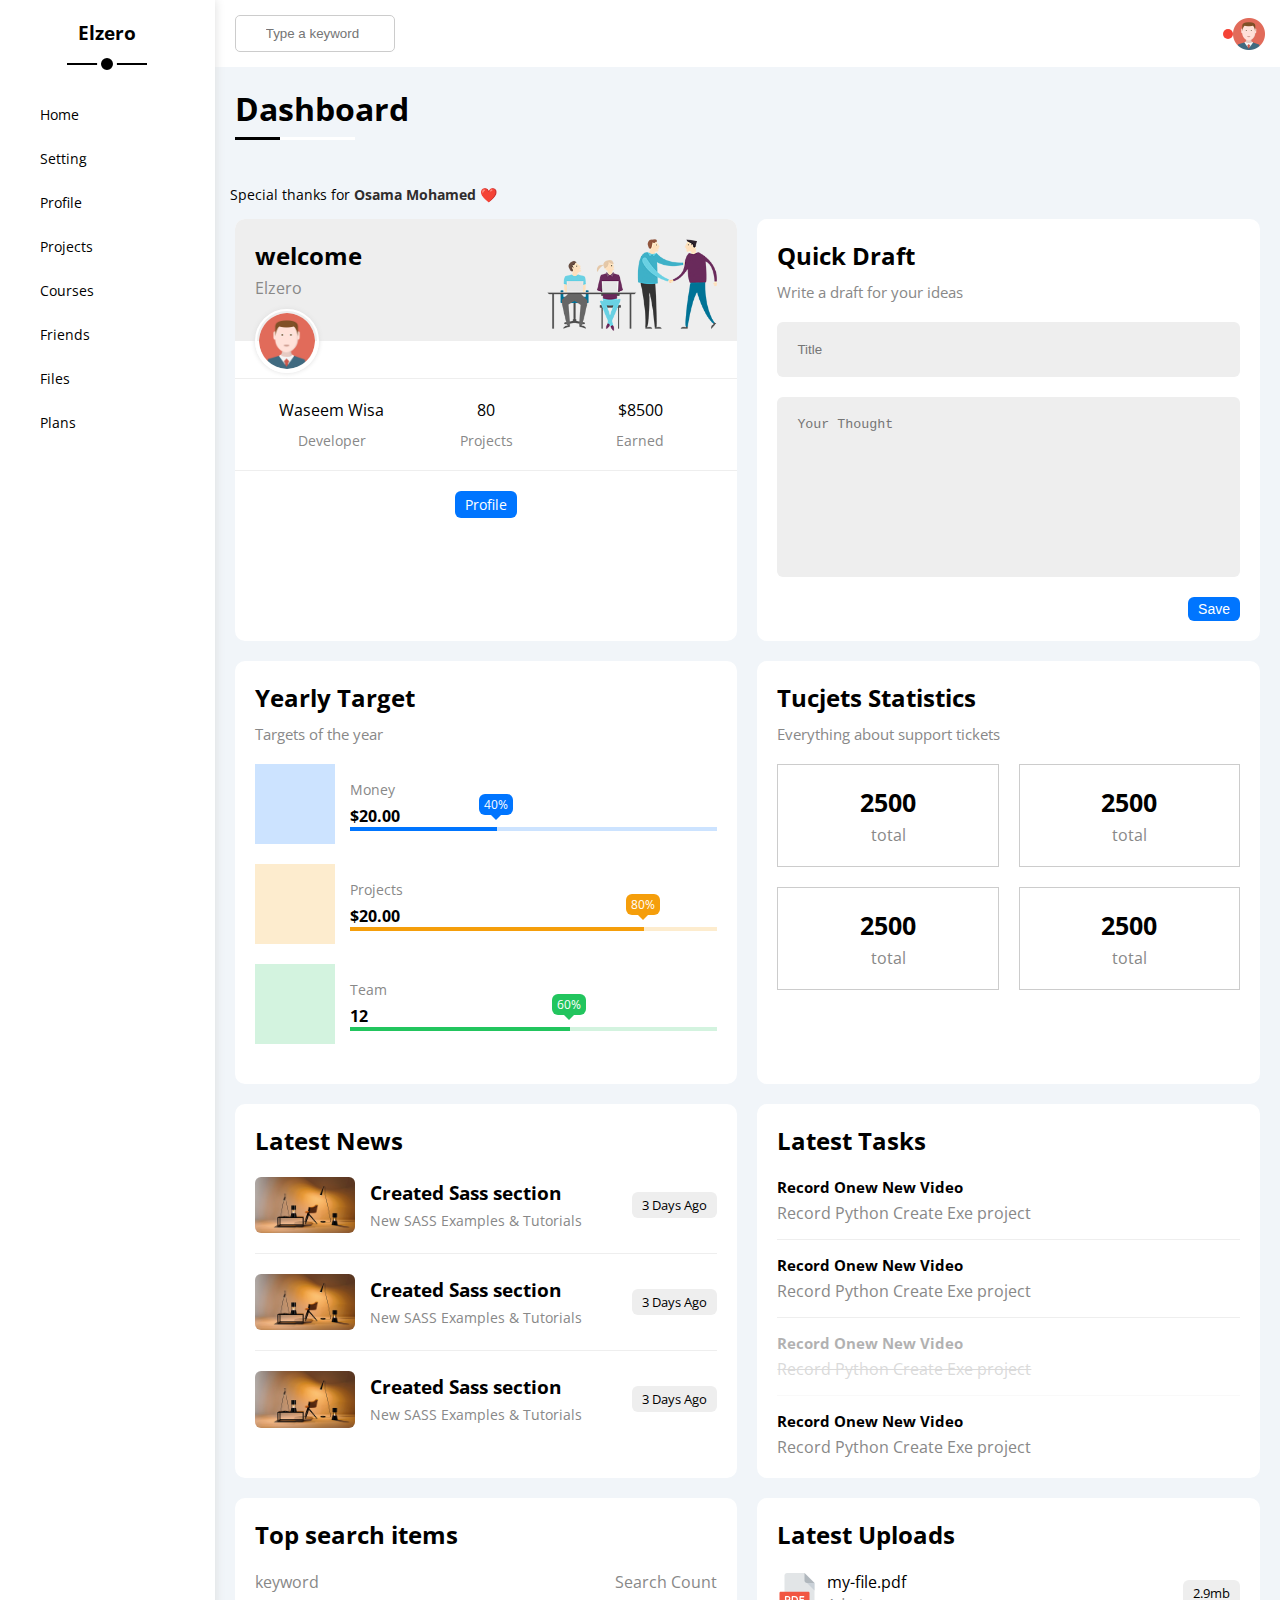
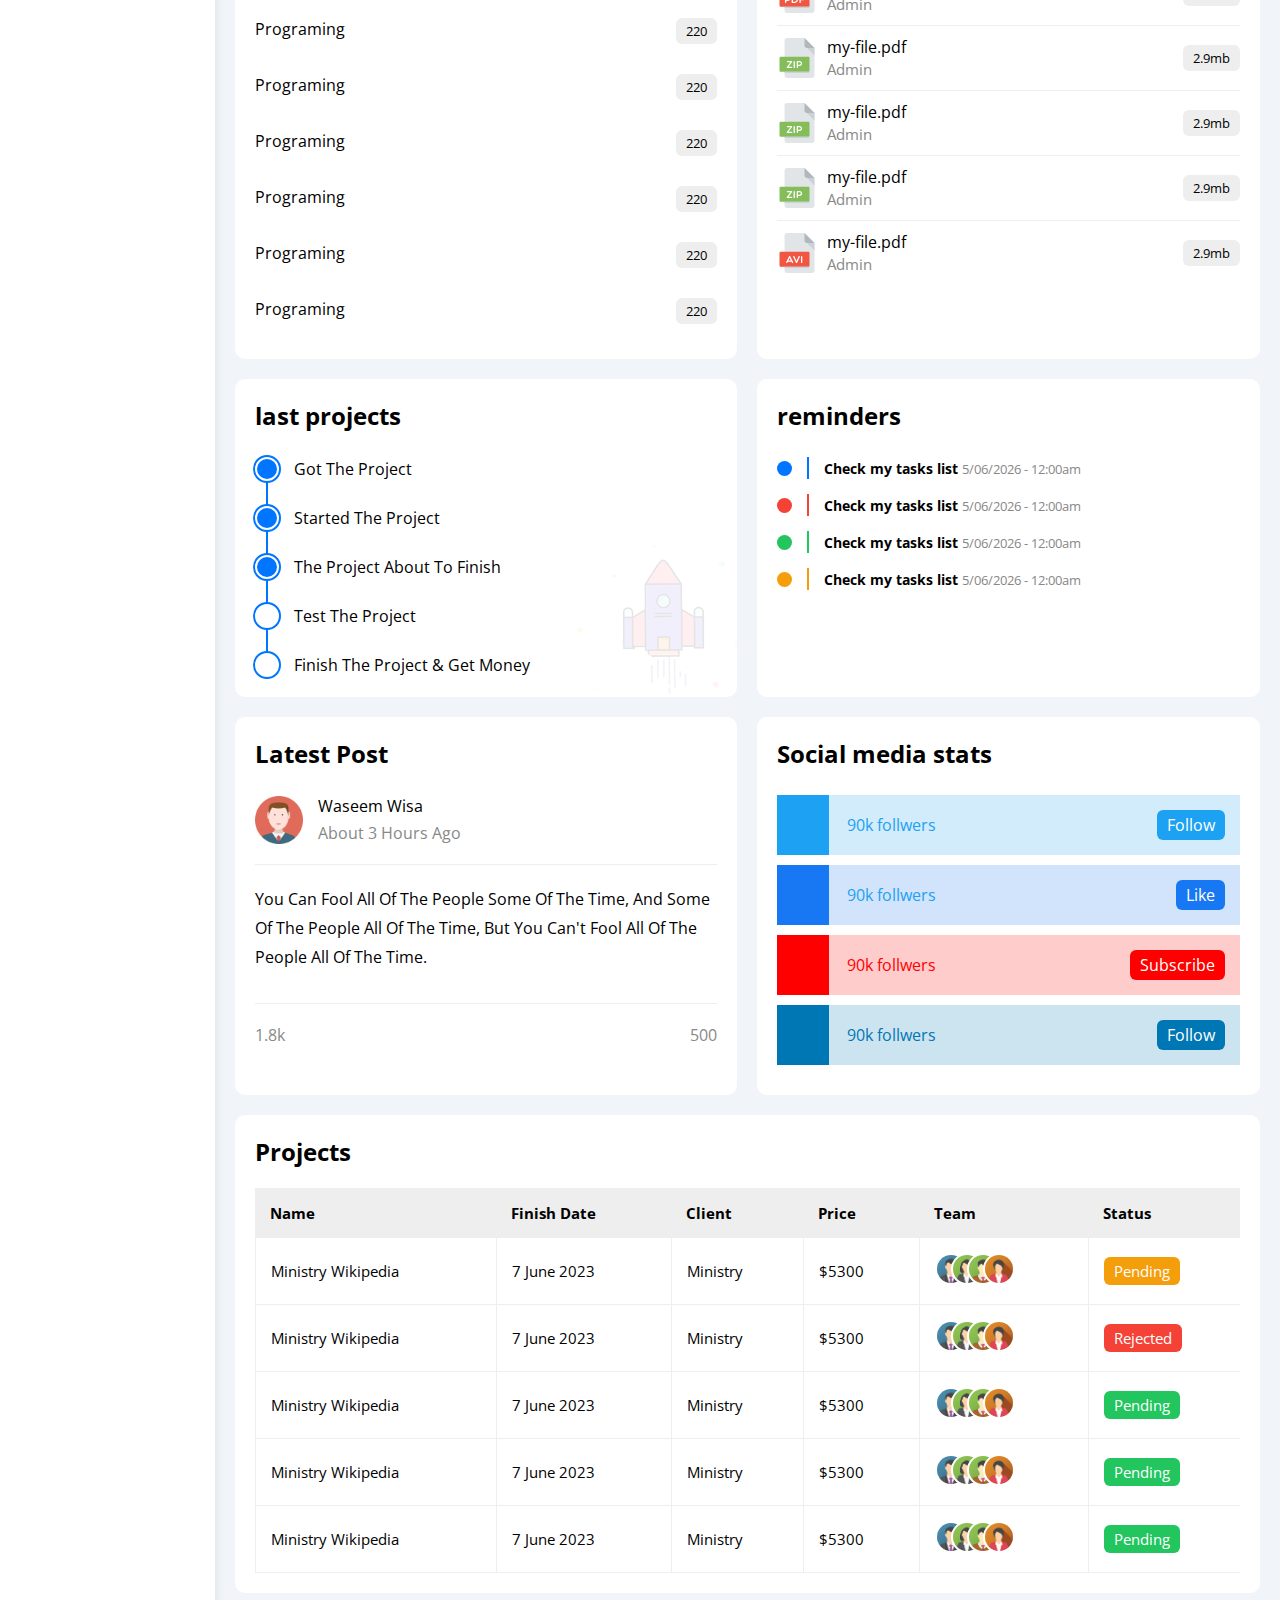
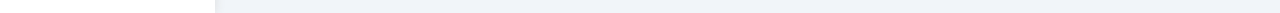
<file: index.html>
<!DOCTYPE html>
<html lang="en">
<head>
	<meta charset="UTF-8">
	<meta name="viewport" content="width=device-width, initial-scale=1.0">
  <!-- fonts -->
	<link rel="preconnect" href="https://fonts.googleapis.com">
	<link rel="preconnect" href="https://fonts.gstatic.com" crossorigin>
	<link href="https://fonts.googleapis.com/css2?family=Open+Sans:wght@300;400;500;600;700&display=swap" rel="stylesheet">
	<!-- font-awesome -->
  <link rel="stylesheet" href="https://cdnjs.cloudflare.com/ajax/libs/font-awesome/6.4.0/css/all.min.css" integrity="sha512-iecdLmaskl7CVkqkXNQ/ZH/XLlvWZOJyj7Yy7tcenmpD1ypASozpmT/E0iPtmFIB46ZmdtAc9eNBvH0H/ZpiBw==" crossorigin="anonymous" referrerpolicy="no-referrer" />
	<link rel="stylesheet" href="https://cdnjs.cloudflare.com/ajax/libs/font-awesome/6.4.0/css/all.min.css" integrity="sha512-iecdLmaskl7CVkqkXNQ/ZH/XLlvWZOJyj7Yy7tcenmpD1ypASozpmT/E0iPtmFIB46ZmdtAc9eNBvH0H/ZpiBw==" crossorigin="anonymous" referrerpolicy="no-referrer" />
  <!-- css -->
	<link rel="stylesheet" href="css/framework.css">
	<link rel="stylesheet" href="css/style.css">
	<title>Home</title>
</head>
<body>
	<div class="page d-flex">
    <div class="sidebar bg-white p-20 p-relative">
      <h3 class="p-relative txt-c mt-0">Elzero</h3>
      <ul>
        <li>
          <a href="index.html" class="active d-flex align-center fs-14 c-black rad-6 p-10">
            <i class="fa-solid fa-house"></i>
            <span class="hide-mobile">Home</span>
          </a>
        </li>
        <li>
          <a href="setting.html" class="active d-flex align-center fs-14 c-black rad-6 p-10">
            <i class="fa-solid fa-gear fa-fw"></i>
            <span class="hide-mobile">Setting</span>
          </a>
        </li>
        <li>
          <a href="profile.html" class="active d-flex align-center fs-14 c-black rad-6 p-10">
            <i class="fa-regular fa-user fa-fw"></i>
            <span class="hide-mobile">Profile</span>
          </a>
        </li>
        <li>
          <a href="projects.html" class="active d-flex align-center fs-14 c-black rad-6 p-10">
            <i class="fa-solid fa-diagram-project fa-fw"></i>
            <span class="hide-mobile">Projects</span>
          </a>
        </li>
        <li>
          <a href="courses.html" class="active d-flex align-center fs-14 c-black rad-6 p-10">
            <i class="fa-solid fa-graduation-cap fa-fw"></i>
            <span class="hide-mobile">Courses</span>
          </a>
        </li>
        <li>
          <a href="friends.html" class="active d-flex align-center fs-14 c-black rad-6 p-10">
            <i class="fa-regular fa-circle-user fa-fw"></i>
            <span class="hide-mobile">Friends</span>
          </a>
        </li>
        <li>
          <a href="files.html" class="active d-flex align-center fs-14 c-black rad-6 p-10">
            <i class="fa-regular fa-file fa-fw"></i>
            <span class="hide-mobile">Files</span>
          </a>
        </li>
        <li>
          <a href="friends.html" class="active d-flex align-center fs-14 c-black rad-6 p-10">
            <i class="fa-regular fa-credit-card fa-fw"></i>
            <span class="hide-mobile">Plans</span>
          </a>
        </li>
      </ul>
    </div>
    <div class="content w-full">
      <div class="head bg-white p-15 between-flex">
        <div class="search p-relative">
          <input type="search" class="p-10" placeholder="Type a keyword">
        </div>
        <div class="icons d-flex align-center">
          <span class="notification p-relative">
            <i class="fa-regular fa-bell fa-lg"></i>
          </span>
          <img src="imgs/avatar.png" alt="avatar">
        </div>
      </div>
      <h1 class="heading p-relative">Dashboard  </h1>
      <span class="s">Special thanks for <a href="https://www.facebook.com/OsElzero">Osama Mohamed</a> ❤️</span>
      <div class="wrapper grid gap-20">
        <div class="welcome bg bg-white rad-10 text-c-mobile block-mobile">
          <div class="intro p-20 d-flex space-between bg-eee">
            <div>
              <h2 class="m-0">welcome</h2>
              <p class="c-grey mt-5">Elzero</p>
            </div>
            <img class="hide-mobile" src="imgs/welcome.png" alt="banner">
          </div>
          <img src="imgs/avatar.png" alt="avatar" class="avatar">
          <div class="body d-flex txt-c  p-20 mb-20 block-mobile">
            <div>Waseem Wisa <span class="d-block c-grey fs-14 mt-10">Developer</span></div>
            <div>80<span class="d-block c-grey fs-14 mt-10">Projects</span></div>
            <div>$8500<span class="d-block c-grey fs-14 mt-10">Earned</span></div>
          </div>
          <a href="/profile.html" class="visit d-block fs-14 btn btn-shape bg-blue c-white w-fit">Profile</a>
        </div>
        <div class="quick-draft p-20 bg-white rad-10">
          <h2 class="mt-0 mb-10">Quick Draft</h2>
          <p class="mt-0 mb-20 c-grey fs-15">Write a draft for your ideas</p>
          <form action="">
            <input class="d-block mb-20 w-full p-20 b-none bg-eee rad-6" type="text" placeholder="Title">
            <textarea class="d-block mb-20 w-full p-20 b-none bg-eee rad-6" placeholder="Your Thought"></textarea>
            <input class="save d-block fs-14 bg-blue c-white b-none w-fit btn-shape" type="submit" value="Save">
          </form>
        </div>
        <div class="target p-20 bg-white rad-10">
          <h2 class="mt-0 mb-10">Yearly Target</h2>
          <p class="mt-0 mb-20 c-grey fs-15">Targets of the year</p>
          <div class="target-row mb-20 blue d-flex align-center">
            <div class="icon center-flex">
              <i class="fa-solid fa-dollar-sign fa-lg c-blue"></i>
            </div>
            <div class="details">
              <span class="fs-14 c-grey">Money</span>
              <span class="d-block mt-5 fw-bold">$20.00</span>
              <div class="progress p-relative">
                <span class="bg-blue blue" style="width: 40%">
                  <span class="bg-blue">40%</span>
                </span>
              </div>
            </div>
          </div>
          <div class="target-row mb-20 orange d-flex align-center">
            <div class="icon center-flex">
              <i class="fa-solid fa-code fa-lg c-orange"></i>
            </div>
            <div class="details">
              <span class="fs-14 c-grey">Projects</span>
              <span class="d-block mt-5 fw-bold">$20.00</span>
              <div class="progress p-relative">
                <span class="bg-orange orange" style="width: 80%">
                  <span class="bg-orange">80%</span>
                </span>
              </div>
            </div>
          </div>
          <div class="target-row mb-20 green d-flex align-center">
            <div class="icon center-flex">
              <i class="fa-solid fa-user fa-lg c-green"></i>
            </div>
            <div class="details">
              <span class="fs-14 c-grey">Team</span>
              <span class="d-block mt-5 fw-bold">12</span>
              <div class="progress p-relative">
                <span class="bg-green green" style="width: 60%">
                  <span class="bg-green">60%</span>
                </span>
              </div>
            </div>
          </div>
        </div>
        <div class="tickets p-20 bg-white rad-10">
          <h2 class="mt-0 mb-10">Tucjets Statistics</h2>
          <p class="mt-0 mb-20 c-grey fs-15">Everything about support tickets</p>
          <div class="d-flex txt-c gap-20 f-wrap">
            <div class="box p-20 rad-10fs-13 c-grey">
              <i class="fa-regular fa-rectangle-list fa-2x mb-10 c-orange"></i>
              <span class="d-block c-black fw-bold fs-25 mb-5">2500</span>
              total
            </div>
            <div class="box p-20 rad-10fs-13 c-grey">
              <i class="fa-solid fa-spinner fa-2x mb-10 c-blue"></i>
              <span class="d-block c-black fw-bold fs-25 mb-5">2500</span>
              total
            </div>
            <div class="box p-20 rad-10fs-13 c-grey">
              <i class="fa-regular fa-circle-check fa-2x mb-10 c-green"></i>
              <span class="d-block c-black fw-bold fs-25 mb-5">2500</span>
              total
            </div>
            <div class="box p-20 rad-10fs-13 c-grey">
              <i class="fa-regular fa-rectangle-xmark fa-2x mb-10 c-red"></i>
              <span class="d-block c-black fw-bold fs-25 mb-5">2500</span>
              total
            </div>
          </div>
        </div>
        <div class="latest-news p-20 bg-white rad-10 txt-c-mobile">
          <h2 class="mt-0 mb-20">Latest News</h2>
          <div class="news-row d-flex align-center">
            <img src="imgs/news-01.png" alt="news-img">
            <div class="info">
              <h3>Created Sass section</h3>
              <p class="m-0 fs-14 c-grey">New SASS Examples & Tutorials</p>
            </div>
            <div class="btn-shape bg-eee fs-13 label">3 Days Ago</div>
          </div>
          <div class="news-row d-flex align-center">
            <img src="imgs/news-01.png" alt="news-img">
            <div class="info">
              <h3>Created Sass section</h3>
              <p class="m-0 fs-14 c-grey">New SASS Examples & Tutorials</p>
            </div>
            <div class="btn-shape bg-eee fs-13 label">3 Days Ago</div>
          </div>
          <div class="news-row d-flex align-center">
            <img src="imgs/news-01.png" alt="news-img">
            <div class="info">
              <h3>Created Sass section</h3>
              <p class="m-0 fs-14 c-grey">New SASS Examples & Tutorials</p>
            </div>
            <div class="btn-shape bg-eee fs-13 label">3 Days Ago</div>
          </div>
        </div>
        <div class="tasks p-20 bg-white rad-10">
          <h2 class="mt-0 mb-20">Latest Tasks</h2>
          <div class="task-row between-flex">
            <div class="info">
              <h2 class="mt-0 mb-5 fs-15">Record Onew New Video</h2>
              <p class="m-0 c-grey">Record Python Create Exe project</p>
            </div>
            <i class="fa-regular fa-trash-can delete"></i>
          </div>
          <div class="task-row between-flex">
            <div class="info">
              <h2 class="mt-0 mb-5 fs-15">Record Onew New Video</h2>
              <p class="m-0 c-grey">Record Python Create Exe project</p>
            </div>
            <i class="fa-regular fa-trash-can delete"></i>
          </div>
          <div class="task-row between-flex done">
            <div class="info">
              <h2 class="mt-0 mb-5 fs-15">Record Onew New Video</h2>
              <p class="m-0 c-grey">Record Python Create Exe project</p>
            </div>
            <i class="fa-regular fa-trash-can delete"></i>
          </div>
          <div class="task-row between-flex">
            <div class="info">
              <h2 class="mt-0 mb-5 fs-15">Record Onew New Video</h2>
              <p class="m-0 c-grey">Record Python Create Exe project</p>
            </div>
            <i class="fa-regular fa-trash-can delete"></i>
          </div>
        </div>
        <div class="search-items p-20 bg-white rad-10">
          <h2 class="mt-0 mb-20">Top search items</h2>
          <div class="items-head d-flex space-between c-grey mb-10">
            <div>keyword</div>
            <div>Search Count</div>
          </div>
          <div class="items d-flex space-between pt-15 pb-15">
            <span>Programing</span>
            <span class="bg-eee fs-13 btn-shape">220</span>
          </div>
          <div class="items d-flex space-between pt-15 pb-15">
            <span>Programing</span>
            <span class="bg-eee fs-13 btn-shape">220</span>
          </div>
          <div class="items d-flex space-between pt-15 pb-15">
            <span>Programing</span>
            <span class="bg-eee fs-13 btn-shape">220</span>
          </div>
          <div class="items d-flex space-between pt-15 pb-15">
            <span>Programing</span>
            <span class="bg-eee fs-13 btn-shape">220</span>
          </div>
          <div class="items d-flex space-between pt-15 pb-15">
            <span>Programing</span>
            <span class="bg-eee fs-13 btn-shape">220</span>
          </div>
          <div class="items d-flex space-between pt-15 pb-15">
            <span>Programing</span>
            <span class="bg-eee fs-13 btn-shape">220</span>
          </div>
        </div>
        <div class="latest-uploads p-20 bg-white rad-10">
          <h2 class="mt-0 mb-20">Latest Uploads</h2>
          <ul class="m-0 p-0">
            <li class="between-flex pb-10 mb-10">
              <div class="d-flex align-center">
                <img class="mr-10" src="imgs/pdf.svg" alt="img-upload">
                <div>
                  <span class="d-block">my-file.pdf</span>
                  <span class="fs-15 c-grey">Admin</span>
                </div>
              </div>
              <div class="bg-eee btn-shape fs-13">2.9mb</div>
            </li>
            <li class="between-flex pb-10 mb-10">
              <div class="d-flex align-center">
                <img class="mr-10" src="imgs/zip.svg" alt="img-upload">
                <div>
                  <span class="d-block">my-file.pdf</span>
                  <span class="fs-15 c-grey">Admin</span>
                </div>
              </div>
              <div class="bg-eee btn-shape fs-13">2.9mb</div>
            </li>
            <li class="between-flex pb-10 mb-10">
              <div class="d-flex align-center">
                <img class="mr-10" src="imgs/zip.svg" alt="img-upload">
                <div>
                  <span class="d-block">my-file.pdf</span>
                  <span class="fs-15 c-grey">Admin</span>
                </div>
              </div>
              <div class="bg-eee btn-shape fs-13">2.9mb</div>
            </li>
            <li class="between-flex pb-10 mb-10">
              <div class="d-flex align-center">
                <img class="mr-10" src="imgs/zip.svg" alt="img-upload">
                <div>
                  <span class="d-block">my-file.pdf</span>
                  <span class="fs-15 c-grey">Admin</span>
                </div>
              </div>
              <div class="bg-eee btn-shape fs-13">2.9mb</div>
            </li>
            <li class="between-flex pb-10 mb-10">
              <div class="d-flex align-center">
                <img class="mr-10" src="imgs/avi.svg" alt="img-upload">
                <div>
                  <span class="d-block">my-file.pdf</span>
                  <span class="fs-15 c-grey">Admin</span>
                </div>
              </div>
              <div class="bg-eee btn-shape fs-13">2.9mb</div>
            </li>
          </ul>
        </div>
        <div class="last-project p-20 bg-white rad-10 p-relative">
          <h2 class="mt-0 mb-20">last projects</h2>
          <ul class="m-0 p-0 p-relative">
            <li class="mt-25 d-flex align-center done">Got The Project</li>
            <li class="mt-25 d-flex align-center done">Started The Project</li>
            <li class="mt-25 d-flex align-center done">The Project About To Finish</li>
            <li class="mt-25 d-flex align-center current">Test The Project</li>
            <li class="mt-25 d-flex align-center ">Finish The Project & Get Money</li>
          </ul>
          <img src="imgs/project.png" alt="project" class="launch-icon hide-mobile">
        </div>
        <div class="reminders p-20 bg-white rad-10 p-relative">
          <h2 class="mt-0 mb-25">reminders</h2>
          <ul class="p-0 m-0">
            <li class="d-flex align-center mt-15">
              <span class="key bg-blue mr-15 b-block rad-half"></span>
              <div class="pl-15 blue">
                <span class="fs-14 fw-bold mt-0 mb-5">Check my tasks list</span>
                <span class="fs-13 c-grey">5/06/2026 - 12:00am</span>
              </div>
            </li>
            <li class="d-flex align-center mt-15">
              <span class="key bg-red mr-15 b-block rad-half"></span>
              <div class="pl-15 red">
                <span class="fs-14 fw-bold mt-0 mb-5">Check my tasks list</span>
                <span class="fs-13 c-grey">5/06/2026 - 12:00am</span>
              </div>
            </li>
            <li class="d-flex align-center mt-15">
              <span class="key bg-green mr-15 b-block rad-half"></span>
              <div class="pl-15 green">
                <span class="fs-14 fw-bold mt-0 mb-5">Check my tasks list</span>
                <span class="fs-13 c-grey">5/06/2026 - 12:00am</span>
              </div>
            </li>
            <li class="d-flex align-center mt-15">
              <span class="key bg-orange mr-15 b-block rad-half"></span>
              <div class="pl-15 orange">
                <span class="fs-14 fw-bold mt-0 mb-5">Check my tasks list</span>
                <span class="fs-13 c-grey">5/06/2026 - 12:00am</span>
              </div>
            </li>
          </ul>
        </div>
        <div class="latest-post p-20 bg-white rad-10 p-relative">
          <h2 class="mt-0 mb-25">Latest Post</h2>
          <div class="top d-flex align-center">
            <img src="imgs/avatar.png" alt="avatar-img" class="avatar mr-15">
            <div class="info">
              <span class="d-block mb-5">Waseem Wisa</span>
              <span class="c-grey">About 3 Hours Ago</span>
            </div>
          </div>
          <div class="post-content txt-c-mobile pt-20 pb mt-20 mb-20">
            You Can Fool All Of The People Some Of The Time, And Some Of 
            The People All Of The Time, But You Can't Fool All Of The People All Of The Time.
          </div>
          <div class="post-stats between-flex c-grey">
            <div>
              <i class="fa-regular fa-heart"></i>
              <span>1.8k</span>
            </div>
            <div>
              <i class="fa-regular fa-heart"></i>
              <span>500</span>
            </div>
          </div>
        </div>
        <div class="social-media p-20 bg-white rad-10 p-relative">
          <h2 class="mt-0 mb-25">Social media stats</h2>
          <div class="box twitter p-15 p-relative mb-10 between-flex">
            <i class="fa-brands fa-twitter fa-2x c-white h-full center-flex"></i>
            <span>90k follwers</span>
            <a href="" class="fs13 c-white btn-shape">Follow</a>
          </div>
          <div class="box facebook p-15 p-relative mb-10 between-flex">
            <i class="fa-brands fa-facebook-f fa-2x c-white h-full center-flex"></i>
            <span>90k follwers</span>
            <a href="" class="fs13 c-white btn-shape">Like</a>
          </div>
          <div class="box youtube p-15 p-relative mb-10 between-flex">
            <i class="fa-brands fa-youtube fa-2x c-white h-full center-flex"></i>
            <span>90k follwers</span>
            <a href="" class="fs13 c-white btn-shape">Subscribe</a>
          </div>
          <div class="box linkedin p-15 p-relative mb-10 between-flex">
            <i class="fa-brands fa-linkedin fa-2x c-white h-full center-flex"></i>
            <span>90k follwers</span>
            <a href="" class="fs13 c-white btn-shape">Follow</a>
          </div>
        </div>
      </div>
      <div class="projects p-20 bg-white rad-10 m-20">
        <h2 class="mt-0 mb-20">Projects</h2>
        <div class="responsive-table">
          <table class="fs-15 w-full">
            <thead>
              <tr>
                <td>Name</td>
                <td>Finish Date</td>
                <td>Client</td>
                <td>Price</td>
                <td>Team</td>
                <td>Status</td>
              </tr>
            </thead>
            <tbody>
              <tr>
                <td>Ministry Wikipedia</td>
                <td>7 June 2023</td>
                <td>Ministry</td>
                <td>$5300</td>
                <td>
                  <img src="imgs/team-01.png" alt="team-01">
                  <img src="imgs/team-02.png" alt="team-02">
                  <img src="imgs/team-03.png" alt="team-03">
                  <img src="imgs/team-04.png" alt="team-04">
                </td>
                <td>
                  <span class="label bg-orange c-white btn-shape">Pending</span>
                </td>
              </tr>
              <tr>
                <td>Ministry Wikipedia</td>
                <td>7 June 2023</td>
                <td>Ministry</td>
                <td>$5300</td>
                <td>
                  <img src="imgs/team-01.png" alt="team-01">
                  <img src="imgs/team-02.png" alt="team-02">
                  <img src="imgs/team-03.png" alt="team-03">
                  <img src="imgs/team-04.png" alt="team-04">
                </td>
                <td>
                  <span class="label btn-shape bg-red c-white">Rejected</span>
                </td>
              </tr>
              <tr>
                <td>Ministry Wikipedia</td>
                <td>7 June 2023</td>
                <td>Ministry</td>
                <td>$5300</td>
                <td>
                  <img src="imgs/team-01.png" alt="team-01">
                  <img src="imgs/team-02.png" alt="team-02">
                  <img src="imgs/team-03.png" alt="team-03">
                  <img src="imgs/team-04.png" alt="team-04">
                </td>
                <td>
                  <span class="label btn-shape bg-green c-white">Pending</span>
                </td>
              </tr>
              <tr>
                <td>Ministry Wikipedia</td>
                <td>7 June 2023</td>
                <td>Ministry</td>
                <td>$5300</td>
                <td>
                  <img src="imgs/team-01.png" alt="team-01">
                  <img src="imgs/team-02.png" alt="team-02">
                  <img src="imgs/team-03.png" alt="team-03">
                  <img src="imgs/team-04.png" alt="team-04">
                </td>
                <td>
                  <span class="label btn-shape bg-green c-white">Pending</span>
                </td>
              </tr>
              <tr>
                <td>Ministry Wikipedia</td>
                <td>7 June 2023</td>
                <td>Ministry</td>
                <td>$5300</td>
                <td>
                  <img src="imgs/team-01.png" alt="team-01">
                  <img src="imgs/team-02.png" alt="team-02">
                  <img src="imgs/team-03.png" alt="team-03">
                  <img src="imgs/team-04.png" alt="team-04">
                </td>
                <td>
                  <span class="label btn-shape bg-green c-white">Pending</span>
                </td>
              </tr>
            </tbody>
          </table>
        </div>
      </div>
    </div>
  </div>
</body>
</html>
</file>
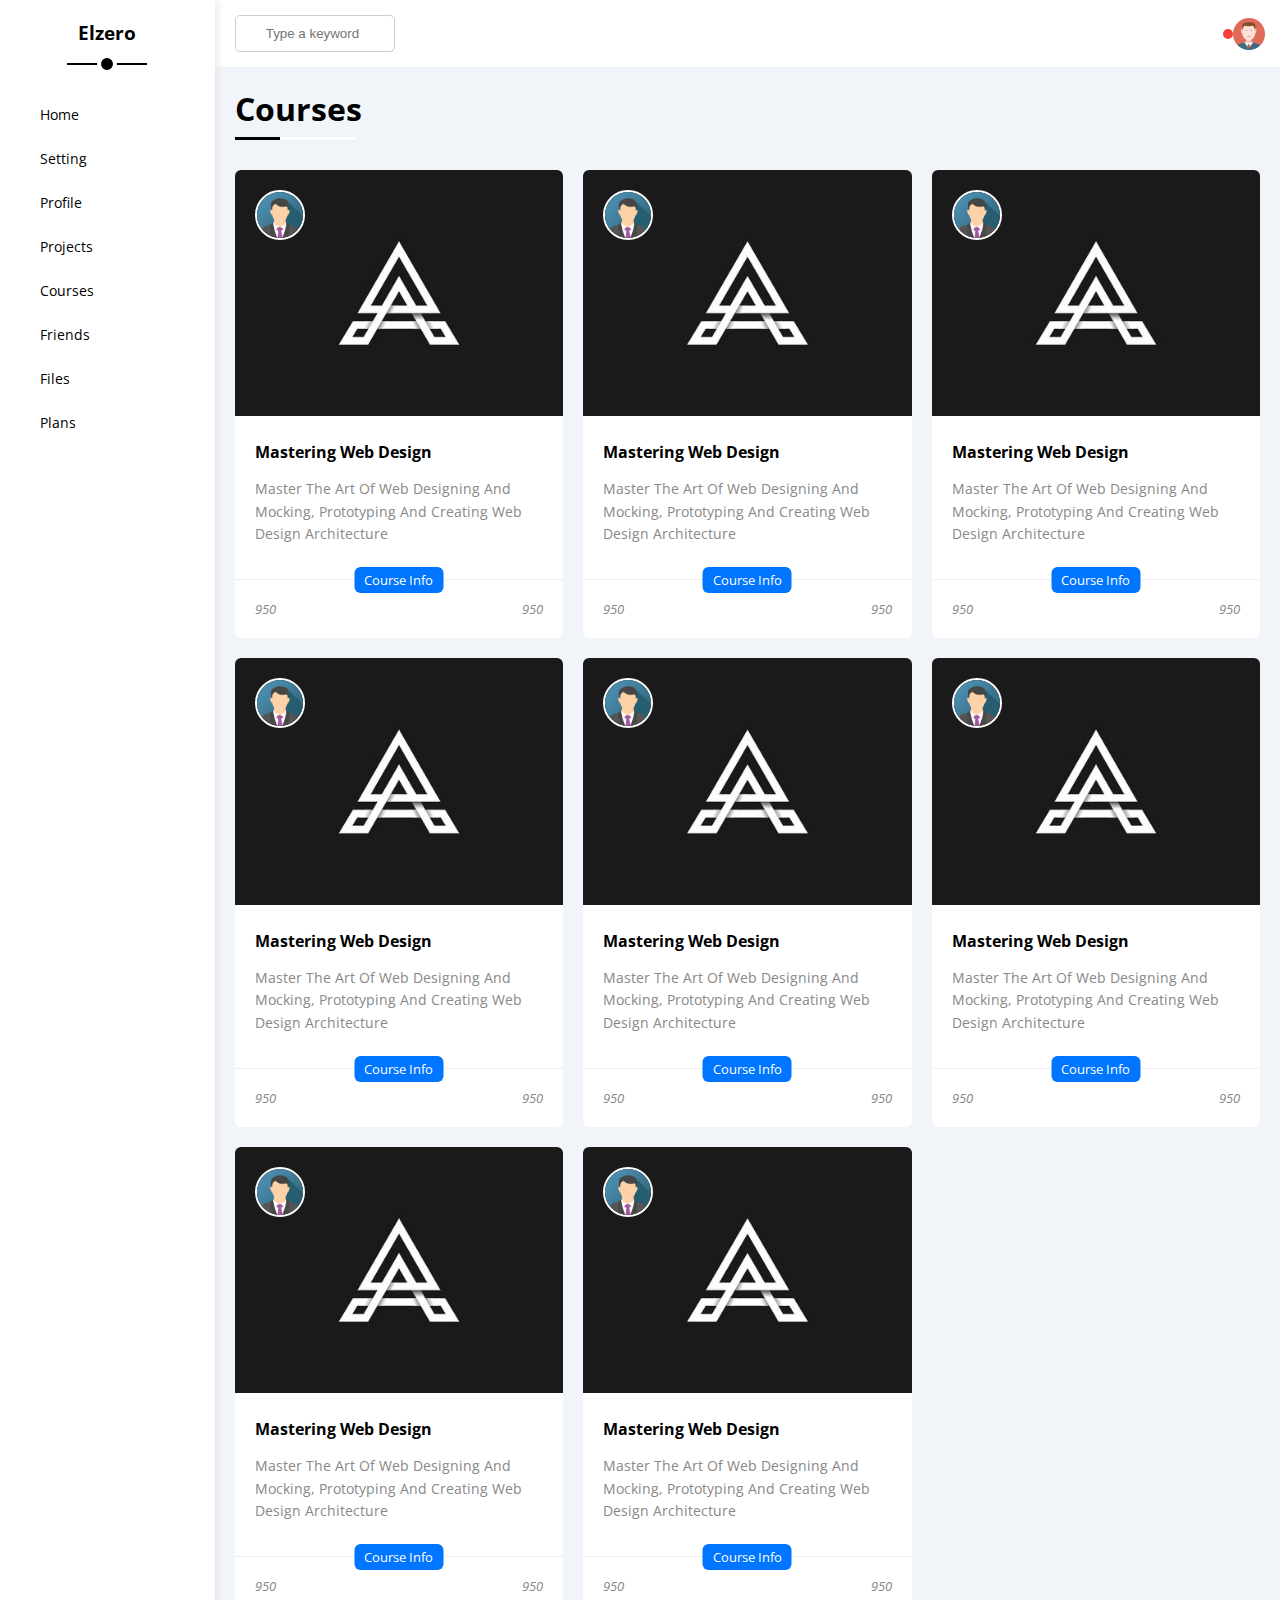
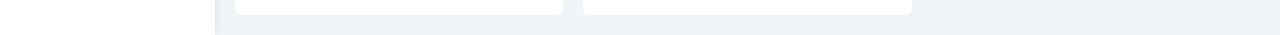
<file: courses.html>
<!DOCTYPE html>
<html lang="en">
<head>
	<meta charset="UTF-8">
	<meta name="viewport" content="width=device-width, initial-scale=1.0">
  <!-- fonts -->
	<link rel="preconnect" href="https://fonts.googleapis.com">
	<link rel="preconnect" href="https://fonts.gstatic.com" crossorigin>
	<link href="https://fonts.googleapis.com/css2?family=Open+Sans:wght@300;400;500;600;700&display=swap" rel="stylesheet">
	<!-- font-awesome -->
  <link rel="stylesheet" href="https://cdnjs.cloudflare.com/ajax/libs/font-awesome/6.4.0/css/all.min.css" integrity="sha512-iecdLmaskl7CVkqkXNQ/ZH/XLlvWZOJyj7Yy7tcenmpD1ypASozpmT/E0iPtmFIB46ZmdtAc9eNBvH0H/ZpiBw==" crossorigin="anonymous" referrerpolicy="no-referrer" />
	<link rel="stylesheet" href="https://cdnjs.cloudflare.com/ajax/libs/font-awesome/6.4.0/css/all.min.css" integrity="sha512-iecdLmaskl7CVkqkXNQ/ZH/XLlvWZOJyj7Yy7tcenmpD1ypASozpmT/E0iPtmFIB46ZmdtAc9eNBvH0H/ZpiBw==" crossorigin="anonymous" referrerpolicy="no-referrer" />
  <!-- css -->
	<link rel="stylesheet" href="css/framework.css">
	<link rel="stylesheet" href="css/style.css">
	<title>Setting</title>
</head>
<body>
    <div class="page d-flex">
      <div class="sidebar bg-white p-20 p-relative">
        <h3 class="p-relative txt-c mt-0">Elzero</h3>
        <ul>
          <li>
            <a href="index.html" class="active d-flex align-center fs-14 c-black rad-6 p-10">
              <i class="fa-solid fa-house"></i>
              <span class="hide-mobile">Home</span>
            </a>
          </li>
          <li>
            <a href="setting.html" class="active d-flex align-center fs-14 c-black rad-6 p-10">
              <i class="fa-solid fa-gear fa-fw"></i>
              <span class="hide-mobile">Setting</span>
            </a>
          </li>
          <li>
            <a href="profile.html" class="active d-flex align-center fs-14 c-black rad-6 p-10">
              <i class="fa-regular fa-user fa-fw"></i>
              <span class="hide-mobile">Profile</span>
            </a>
          </li>
          <li>
            <a href="projects.html" class="active d-flex align-center fs-14 c-black rad-6 p-10">
              <i class="fa-solid fa-diagram-project fa-fw"></i>
              <span class="hide-mobile">Projects</span>
            </a>
          </li>
          <li>
            <a href="courses.html" class="active d-flex align-center fs-14 c-black rad-6 p-10">
              <i class="fa-solid fa-graduation-cap fa-fw"></i>
              <span class="hide-mobile">Courses</span>
            </a>
          </li>
          <li>
            <a href="friends.html" class="active d-flex align-center fs-14 c-black rad-6 p-10">
              <i class="fa-regular fa-circle-user fa-fw"></i>
              <span class="hide-mobile">Friends</span>
            </a>
          </li>
          <li>
            <a href="files.html" class="active d-flex align-center fs-14 c-black rad-6 p-10">
              <i class="fa-regular fa-file fa-fw"></i>
              <span class="hide-mobile">Files</span>
            </a>
          </li>
          <li>
            <a href="friends.html" class="active d-flex align-center fs-14 c-black rad-6 p-10">
              <i class="fa-regular fa-credit-card fa-fw"></i>
              <span class="hide-mobile">Plans</span>
            </a>
          </li>
        </ul>
      </div>
      <div class="content w-full">
        <div class="head bg-white p-15 between-flex">
          <div class="search p-relative">
            <input type="search" class="p-10" placeholder="Type a keyword">
          </div>
          <div class="icons d-flex align-center">
            <span class="notification p-relative">
              <i class="fa-regular fa-bell fa-lg"></i>
            </span>
            <img src="imgs/avatar.png" alt="avatar">
          </div>
        </div>
        <h1 class="p-relative">Courses</h1>
        <div class="courses-page grid m-20 gap-20">
          <div class="course bg-white rad-6 p-relative">
            <img src="imgs/course-01.jpg" alt="" class="cover">
            <img src="imgs/team-01.png" alt="" class="instructor">
            <div class="p-20">
              <h4 class="m-0">Mastering Web Design</h4>
              <p class="desc c-grey mt-15 fs-14">
                Master The Art Of Web Designing And Mocking, 
                Prototyping And Creating Web Design Architecture
              </p>
            </div>
            <div class="info p-20 p-relative between-flex">
              <span class="title bg-blue c-white btn-shape">Course Info</span>
              <span class="c-grey">
                <i class="fa-regular fa-user">950</i>
              </span>
              <span class="c-grey">
                <i class="fa-regular fa-user">950</i>
              </span>
            </div>
          </div>
          <div class="course bg-white rad-6 p-relative">
            <img src="imgs/course-01.jpg" alt="" class="cover">
            <img src="imgs/team-01.png" alt="" class="instructor">
            <div class="p-20">
              <h4 class="m-0">Mastering Web Design</h4>
              <p class="desc c-grey mt-15 fs-14">
                Master The Art Of Web Designing And Mocking, 
                Prototyping And Creating Web Design Architecture
              </p>
            </div>
            <div class="info p-20 p-relative between-flex">
              <span class="title bg-blue c-white btn-shape">Course Info</span>
              <span class="c-grey">
                <i class="fa-regular fa-user">950</i>
              </span>
              <span class="c-grey">
                <i class="fa-regular fa-user">950</i>
              </span>              
            </div>
          </div>
          <div class="course bg-white rad-6 p-relative">
            <img src="imgs/course-01.jpg" alt="" class="cover">
            <img src="imgs/team-01.png" alt="" class="instructor">
            <div class="p-20">
              <h4 class="m-0">Mastering Web Design</h4>
              <p class="desc c-grey mt-15 fs-14">
                Master The Art Of Web Designing And Mocking, 
                Prototyping And Creating Web Design Architecture
              </p>
            </div>
            <div class="info p-20 p-relative between-flex">
              <span class="title bg-blue c-white btn-shape">Course Info</span>
              <span class="c-grey">
                <i class="fa-regular fa-user">950</i>
              </span>
              <span class="c-grey">
                <i class="fa-regular fa-user">950</i>
              </span>              
            </div>
          </div>
          <div class="course bg-white rad-6 p-relative">
            <img src="imgs/course-01.jpg" alt="" class="cover">
            <img src="imgs/team-01.png" alt="" class="instructor">
            <div class="p-20">
              <h4 class="m-0">Mastering Web Design</h4>
              <p class="desc c-grey mt-15 fs-14">
                Master The Art Of Web Designing And Mocking, 
                Prototyping And Creating Web Design Architecture
              </p>
            </div>
            <div class="info p-20 p-relative between-flex">
              <span class="title bg-blue c-white btn-shape">Course Info</span>
              <span class="c-grey">
                <i class="fa-regular fa-user">950</i>
              </span>
              <span class="c-grey">
                <i class="fa-regular fa-user">950</i>
              </span>              
            </div>
          </div>
          <div class="course bg-white rad-6 p-relative">
            <img src="imgs/course-01.jpg" alt="" class="cover">
            <img src="imgs/team-01.png" alt="" class="instructor">
            <div class="p-20">
              <h4 class="m-0">Mastering Web Design</h4>
              <p class="desc c-grey mt-15 fs-14">
                Master The Art Of Web Designing And Mocking, 
                Prototyping And Creating Web Design Architecture
              </p>
            </div>
            <div class="info p-20 p-relative between-flex">
              <span class="title bg-blue c-white btn-shape">Course Info</span>
              <span class="c-grey">
                <i class="fa-regular fa-user">950</i>
              </span>
              <span class="c-grey">
                <i class="fa-regular fa-user">950</i>
              </span>              
            </div>
          </div>
          <div class="course bg-white rad-6 p-relative">
            <img src="imgs/course-01.jpg" alt="" class="cover">
            <img src="imgs/team-01.png" alt="" class="instructor">
            <div class="p-20">
              <h4 class="m-0">Mastering Web Design</h4>
              <p class="desc c-grey mt-15 fs-14">
                Master The Art Of Web Designing And Mocking, 
                Prototyping And Creating Web Design Architecture
              </p>
            </div>
            <div class="info p-20 p-relative between-flex">
              <span class="title bg-blue c-white btn-shape">Course Info</span>
              <span class="c-grey">
                <i class="fa-regular fa-user">950</i>
              </span>
              <span class="c-grey">
                <i class="fa-regular fa-user">950</i>
              </span>              
            </div>
          </div>
          <div class="course bg-white rad-6 p-relative">
            <img src="imgs/course-01.jpg" alt="" class="cover">
            <img src="imgs/team-01.png" alt="" class="instructor">
            <div class="p-20">
              <h4 class="m-0">Mastering Web Design</h4>
              <p class="desc c-grey mt-15 fs-14">
                Master The Art Of Web Designing And Mocking, 
                Prototyping And Creating Web Design Architecture
              </p>
            </div>
            <div class="info p-20 p-relative between-flex">
              <span class="title bg-blue c-white btn-shape">Course Info</span>
              <span class="c-grey">
                <i class="fa-regular fa-user">950</i>
              </span>
              <span class="c-grey">
                <i class="fa-regular fa-user">950</i>
              </span>              
            </div>
          </div>
          <div class="course bg-white rad-6 p-relative">
            <img src="imgs/course-01.jpg" alt="" class="cover">
            <img src="imgs/team-01.png" alt="" class="instructor">
            <div class="p-20">
              <h4 class="m-0">Mastering Web Design</h4>
              <p class="desc c-grey mt-15 fs-14">
                Master The Art Of Web Designing And Mocking, 
                Prototyping And Creating Web Design Architecture
              </p>
            </div>
            <div class="info p-20 p-relative between-flex">
              <span class="title bg-blue c-white btn-shape">Course Info</span>
              <span class="c-grey">
                <i class="fa-regular fa-user">950</i>
              </span>
              <span class="c-grey">
                <i class="fa-regular fa-user">950</i>
              </span>              
            </div>
          </div>
        </div>

      </div>
    </div>
</body>
</html>
</file>
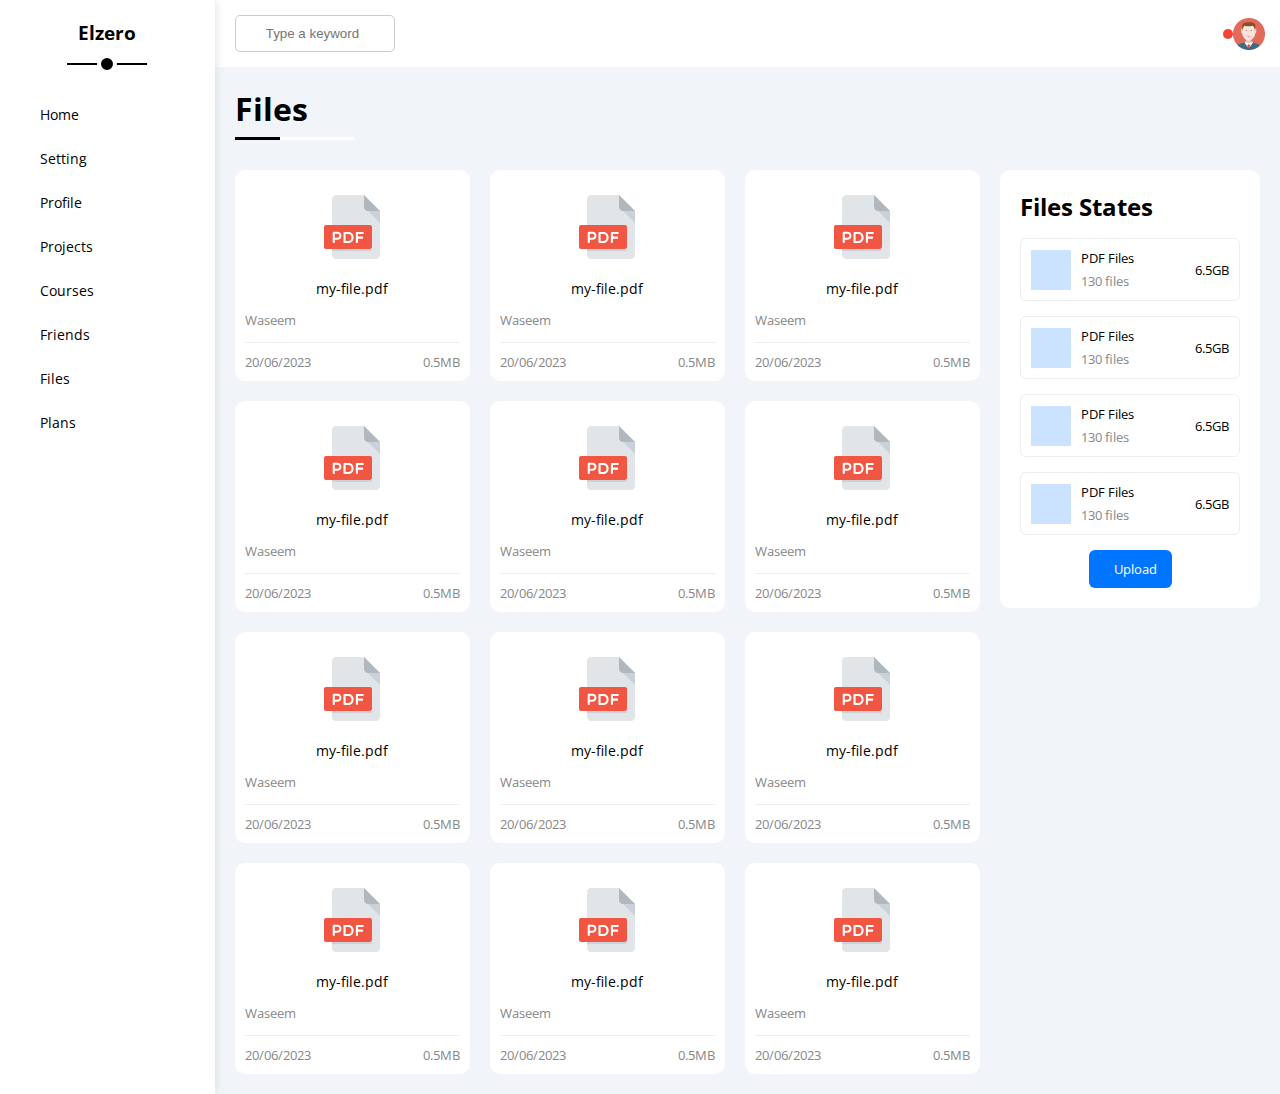
<file: files.html>
<!DOCTYPE html>
<html lang="en">
<head>
	<meta charset="UTF-8">
	<meta name="viewport" content="width=device-width, initial-scale=1.0">
  <!-- fonts -->
	<link rel="preconnect" href="https://fonts.googleapis.com">
	<link rel="preconnect" href="https://fonts.gstatic.com" crossorigin>
	<link href="https://fonts.googleapis.com/css2?family=Open+Sans:wght@300;400;500;600;700&display=swap" rel="stylesheet">
	<!-- font-awesome -->
  <link rel="stylesheet" href="https://cdnjs.cloudflare.com/ajax/libs/font-awesome/6.4.0/css/all.min.css" integrity="sha512-iecdLmaskl7CVkqkXNQ/ZH/XLlvWZOJyj7Yy7tcenmpD1ypASozpmT/E0iPtmFIB46ZmdtAc9eNBvH0H/ZpiBw==" crossorigin="anonymous" referrerpolicy="no-referrer" />
	<link rel="stylesheet" href="https://cdnjs.cloudflare.com/ajax/libs/font-awesome/6.4.0/css/all.min.css" integrity="sha512-iecdLmaskl7CVkqkXNQ/ZH/XLlvWZOJyj7Yy7tcenmpD1ypASozpmT/E0iPtmFIB46ZmdtAc9eNBvH0H/ZpiBw==" crossorigin="anonymous" referrerpolicy="no-referrer" />
  <!-- css -->
	<link rel="stylesheet" href="css/framework.css">
	<link rel="stylesheet" href="css/style.css">
	<title>Setting</title>
</head>
<body>
    <div class="page d-flex">
      <div class="sidebar bg-white p-20 p-relative">
        <h3 class="p-relative txt-c mt-0">Elzero</h3>
        <ul>
          <li>
            <a href="index.html" class="active d-flex align-center fs-14 c-black rad-6 p-10">
              <i class="fa-solid fa-house"></i>
              <span class="hide-mobile">Home</span>
            </a>
          </li>
          <li>
            <a href="setting.html" class="active d-flex align-center fs-14 c-black rad-6 p-10">
              <i class="fa-solid fa-gear fa-fw"></i>
              <span class="hide-mobile">Setting</span>
            </a>
          </li>
          <li>
            <a href="profile.html" class="active d-flex align-center fs-14 c-black rad-6 p-10">
              <i class="fa-regular fa-user fa-fw"></i>
              <span class="hide-mobile">Profile</span>
            </a>
          </li>
          <li>
            <a href="projects.html" class="active d-flex align-center fs-14 c-black rad-6 p-10">
              <i class="fa-solid fa-diagram-project fa-fw"></i>
              <span class="hide-mobile">Projects</span>
            </a>
          </li>
          <li>
            <a href="courses.html" class="active d-flex align-center fs-14 c-black rad-6 p-10">
              <i class="fa-solid fa-graduation-cap fa-fw"></i>
              <span class="hide-mobile">Courses</span>
            </a>
          </li>
          <li>
            <a href="friends.html" class="active d-flex align-center fs-14 c-black rad-6 p-10">
              <i class="fa-regular fa-circle-user fa-fw"></i>
              <span class="hide-mobile">Friends</span>
            </a>
          </li>
          <li>
            <a href="files.html" class="active d-flex align-center fs-14 c-black rad-6 p-10">
              <i class="fa-regular fa-file fa-fw"></i>
              <span class="hide-mobile">Files</span>
            </a>
          </li>
          <li>
            <a href="friends.html" class="active d-flex align-center fs-14 c-black rad-6 p-10">
              <i class="fa-regular fa-credit-card fa-fw"></i>
              <span class="hide-mobile">Plans</span>
            </a>
          </li>
        </ul>
      </div>
      <div class="content w-full">
        <div class="head bg-white p-15 between-flex">
          <div class="search p-relative">
            <input type="search" class="p-10" placeholder="Type a keyword">
          </div>
          <div class="icons d-flex align-center">
            <span class="notification p-relative">
              <i class="fa-regular fa-bell fa-lg"></i>
            </span>
            <img src="imgs/avatar.png" alt="avatar">
          </div>
        </div>
        <h1 class="p-relative">Files</h1>
        <div class="files-page d-flex m-20 gap-20">
          <div class="files-states p-20 bg-white rad-10">
            <h2 class="mt-0 mb-15 txt-c-mobile">Files States</h2>
            <div class="d-flex align-center border-eee p-10 rad-6 mb-15 fs-13">
              <i class="fa-regular fa-file-pdf fa-lg blue center-flex c-blue icon blue"></i>
              <div class="info">
                <span>PDF Files</span>
                <span class="c-grey d-block mt-5">130 files</span>
              </div>
              <div class="size">6.5GB</div>
            </div>
            <div class="d-flex align-center border-eee p-10 rad-6 mb-15 fs-13">
              <i class="fa-regular fa-file-pdf fa-lg blue center-flex c-blue icon green"></i>
              <div class="info">
                <span>PDF Files</span>
                <span class="c-grey d-block mt-5">130 files</span>
              </div>
              <div class="size">6.5GB</div>
            </div>
            <div class="d-flex  align-center border-eee p-10 rad-6 mb-15 fs-13">
              <i class="fa-regular fa-file-pdf fa-lg blue center-flex c-blue icon red"></i>
              <div class="info">
                <span>PDF Files</span>
                <span class="c-grey d-block mt-5">130 files</span>
              </div>
              <div class="size">6.5GB</div>
            </div>
            <div class="d-flex align-center border-eee p-10 rad-6 mb-15 fs-13">
              <i class="fa-regular fa-file-pdf fa-lg blue center-flex c-blue icon blue"></i>
              <div class="info">
                <span>PDF Files</span>
                <span class="c-grey d-block mt-5">130 files</span>
              </div>
              <div class="size">6.5GB</div>
            </div>
            <a href="" class="upload bg-blue c-white fs-13 rad-6 d-block w-fit">
              <i class="fa-solid fa-angles-up mr-10"></i>
              Upload
            </a>
          </div>
          <div class="files-content grid gap-20">
            <div class="file bg-white p-10 rad-10">
              <i class="fa-solid fa-download c-grey p-absolute"></i>
              <div class="icon txt-c">
                <img src="imgs/pdf.svg" alt="" class="mt-15 mb-15">
              </div>
              <div class="txt-c mb-10 fs-14">
                my-file.pdf
              </div>
              <p class="c-grey fs-13">Waseem</p>
              <div class="info between-flex mt-10 pt-10 fs-13 c-grey">
                <span>20/06/2023</span>
                <span>0.5MB</span>
              </div>
            </div>
            <div class="file bg-white p-10 rad-10">
              <i class="fa-solid fa-download c-grey p-absolute"></i>
              <div class="icon txt-c">
                <img src="imgs/pdf.svg" alt="" class="mt-15 mb-15">
              </div>
              <div class="txt-c mb-10 fs-14">
                my-file.pdf
              </div>
              <p class="c-grey fs-13">Waseem</p>
              <div class="info between-flex mt-10 pt-10 fs-13 c-grey">
                <span>20/06/2023</span>
                <span>0.5MB</span>
              </div>
            </div>
            <div class="file bg-white p-10 rad-10">
              <i class="fa-solid fa-download c-grey p-absolute"></i>
              <div class="icon txt-c">
                <img src="imgs/pdf.svg" alt="" class="mt-15 mb-15">
              </div>
              <div class="txt-c mb-10 fs-14">
                my-file.pdf
              </div>
              <p class="c-grey fs-13">Waseem</p>
              <div class="info between-flex mt-10 pt-10 fs-13 c-grey">
                <span>20/06/2023</span>
                <span>0.5MB</span>
              </div>
            </div>
            <div class="file bg-white p-10 rad-10">
              <i class="fa-solid fa-download c-grey p-absolute"></i>
              <div class="icon txt-c">
                <img src="imgs/pdf.svg" alt="" class="mt-15 mb-15">
              </div>
              <div class="txt-c mb-10 fs-14">
                my-file.pdf
              </div>
              <p class="c-grey fs-13">Waseem</p>
              <div class="info between-flex mt-10 pt-10 fs-13 c-grey">
                <span>20/06/2023</span>
                <span>0.5MB</span>
              </div>
            </div>
            <div class="file bg-white p-10 rad-10">
              <i class="fa-solid fa-download c-grey p-absolute"></i>
              <div class="icon txt-c">
                <img src="imgs/pdf.svg" alt="" class="mt-15 mb-15">
              </div>
              <div class="txt-c mb-10 fs-14">
                my-file.pdf
              </div>
              <p class="c-grey fs-13">Waseem</p>
              <div class="info between-flex mt-10 pt-10 fs-13 c-grey">
                <span>20/06/2023</span>
                <span>0.5MB</span>
              </div>
            </div>
            <div class="file bg-white p-10 rad-10">
              <i class="fa-solid fa-download c-grey p-absolute"></i>
              <div class="icon txt-c">
                <img src="imgs/pdf.svg" alt="" class="mt-15 mb-15">
              </div>
              <div class="txt-c mb-10 fs-14">
                my-file.pdf
              </div>
              <p class="c-grey fs-13">Waseem</p>
              <div class="info between-flex mt-10 pt-10 fs-13 c-grey">
                <span>20/06/2023</span>
                <span>0.5MB</span>
              </div>
            </div>
            <div class="file bg-white p-10 rad-10">
              <i class="fa-solid fa-download c-grey p-absolute"></i>
              <div class="icon txt-c">
                <img src="imgs/pdf.svg" alt="" class="mt-15 mb-15">
              </div>
              <div class="txt-c mb-10 fs-14">
                my-file.pdf
              </div>
              <p class="c-grey fs-13">Waseem</p>
              <div class="info between-flex mt-10 pt-10 fs-13 c-grey">
                <span>20/06/2023</span>
                <span>0.5MB</span>
              </div>
            </div>
            <div class="file bg-white p-10 rad-10">
              <i class="fa-solid fa-download c-grey p-absolute"></i>
              <div class="icon txt-c">
                <img src="imgs/pdf.svg" alt="" class="mt-15 mb-15">
              </div>
              <div class="txt-c mb-10 fs-14">
                my-file.pdf
              </div>
              <p class="c-grey fs-13">Waseem</p>
              <div class="info between-flex mt-10 pt-10 fs-13 c-grey">
                <span>20/06/2023</span>
                <span>0.5MB</span>
              </div>
            </div>
            <div class="file bg-white p-10 rad-10">
              <i class="fa-solid fa-download c-grey p-absolute"></i>
              <div class="icon txt-c">
                <img src="imgs/pdf.svg" alt="" class="mt-15 mb-15">
              </div>
              <div class="txt-c mb-10 fs-14">
                my-file.pdf
              </div>
              <p class="c-grey fs-13">Waseem</p>
              <div class="info between-flex mt-10 pt-10 fs-13 c-grey">
                <span>20/06/2023</span>
                <span>0.5MB</span>
              </div>
            </div>
            <div class="file bg-white p-10 rad-10">
              <i class="fa-solid fa-download c-grey p-absolute"></i>
              <div class="icon txt-c">
                <img src="imgs/pdf.svg" alt="" class="mt-15 mb-15">
              </div>
              <div class="txt-c mb-10 fs-14">
                my-file.pdf
              </div>
              <p class="c-grey fs-13">Waseem</p>
              <div class="info between-flex mt-10 pt-10 fs-13 c-grey">
                <span>20/06/2023</span>
                <span>0.5MB</span>
              </div>
            </div>
            <div class="file bg-white p-10 rad-10">
              <i class="fa-solid fa-download c-grey p-absolute"></i>
              <div class="icon txt-c">
                <img src="imgs/pdf.svg" alt="" class="mt-15 mb-15">
              </div>
              <div class="txt-c mb-10 fs-14">
                my-file.pdf
              </div>
              <p class="c-grey fs-13">Waseem</p>
              <div class="info between-flex mt-10 pt-10 fs-13 c-grey">
                <span>20/06/2023</span>
                <span>0.5MB</span>
              </div>
            </div>
            <div class="file bg-white p-10 rad-10">
              <i class="fa-solid fa-download c-grey p-absolute"></i>
              <div class="icon txt-c">
                <img src="imgs/pdf.svg" alt="" class="mt-15 mb-15">
              </div>
              <div class="txt-c mb-10 fs-14">
                my-file.pdf
              </div>
              <p class="c-grey fs-13">Waseem</p>
              <div class="info between-flex mt-10 pt-10 fs-13 c-grey">
                <span>20/06/2023</span>
                <span>0.5MB</span>
              </div>
            </div>
          </div>
        </div>
    </div>
</body>
</html>
</file>
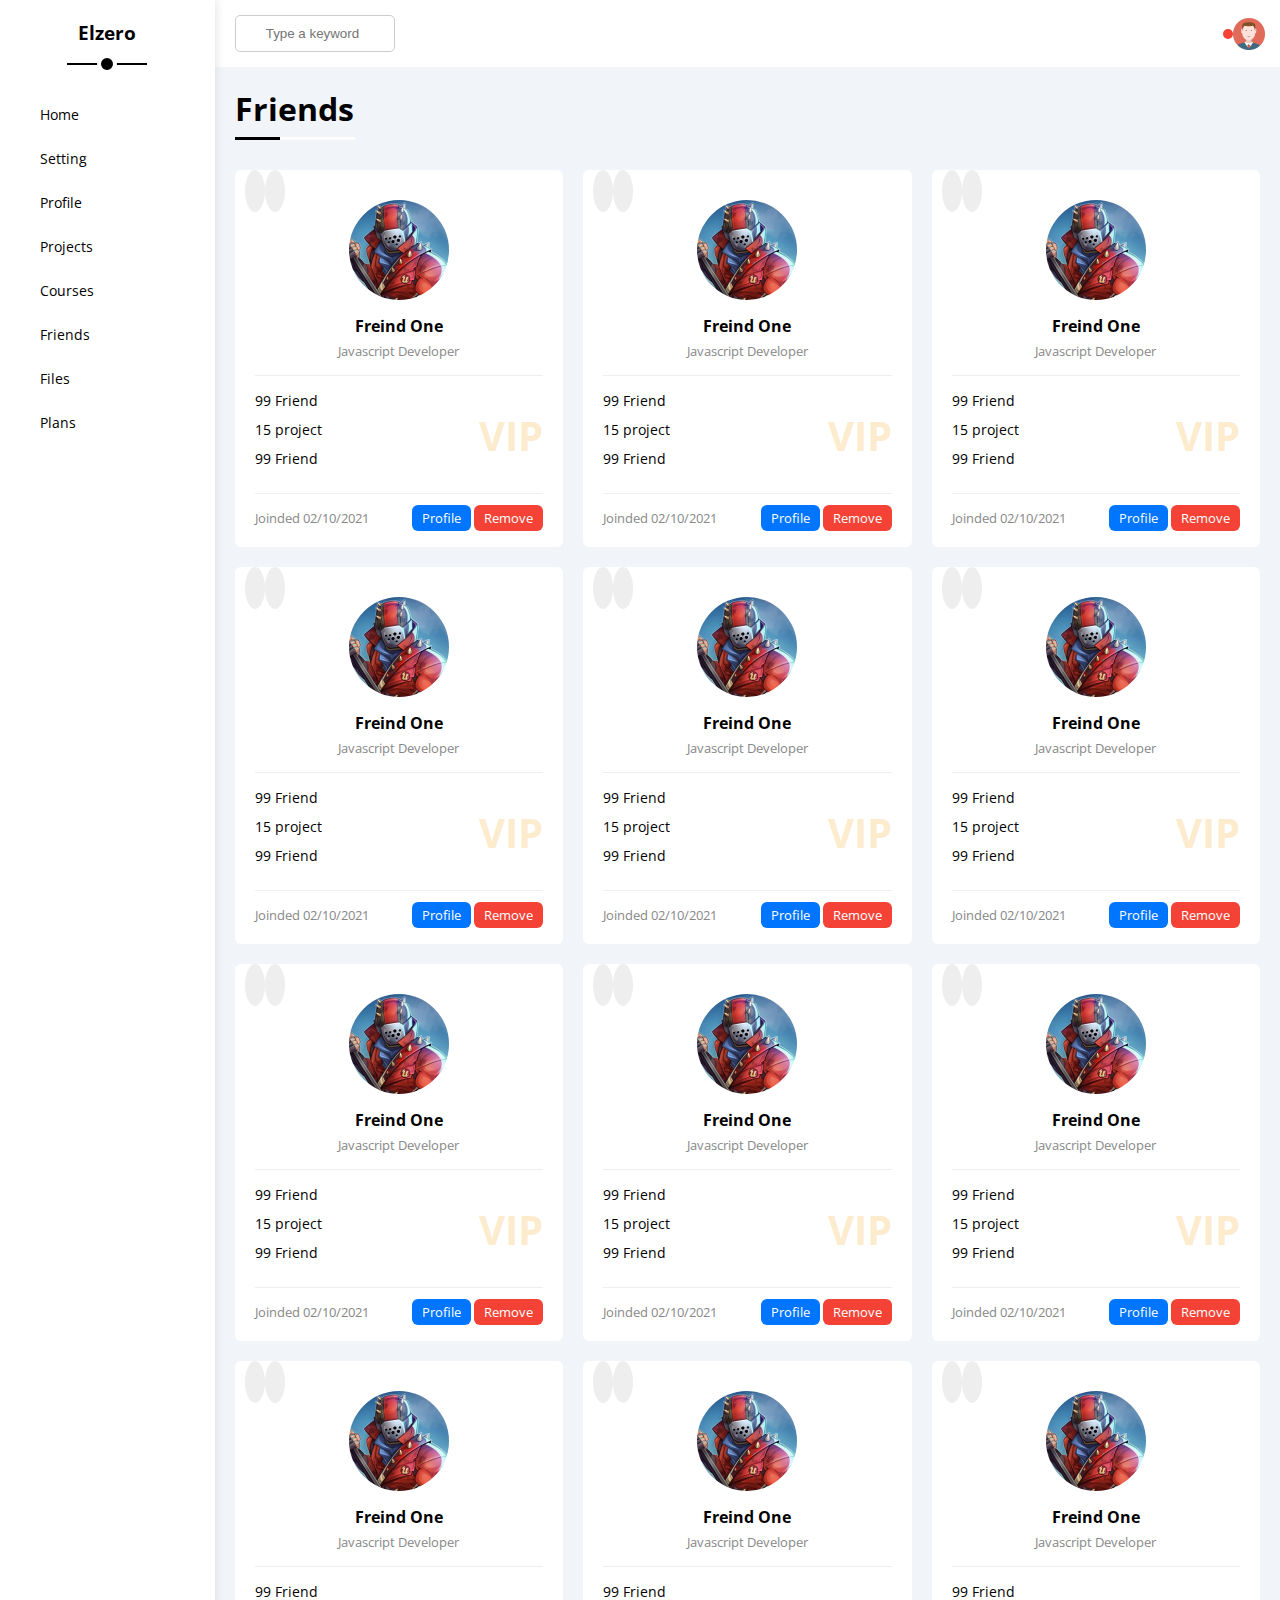
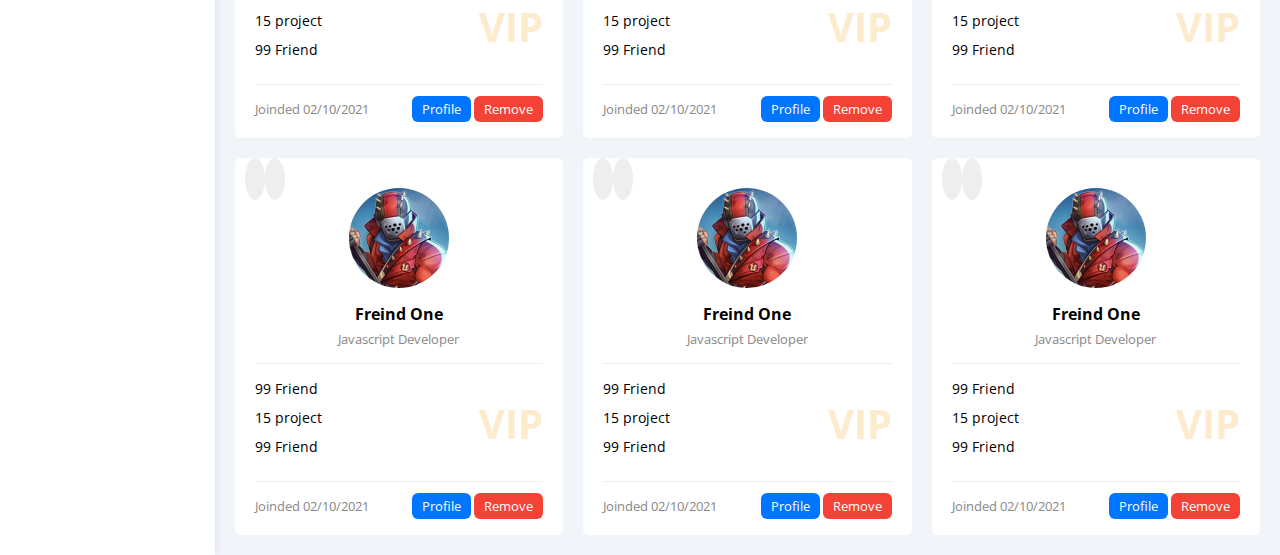
<file: friends.html>
<!DOCTYPE html>
<html lang="en">
<head>
	<meta charset="UTF-8">
	<meta name="viewport" content="width=device-width, initial-scale=1.0">
  <!-- fonts -->
	<link rel="preconnect" href="https://fonts.googleapis.com">
	<link rel="preconnect" href="https://fonts.gstatic.com" crossorigin>
	<link href="https://fonts.googleapis.com/css2?family=Open+Sans:wght@300;400;500;600;700&display=swap" rel="stylesheet">
	<!-- font-awesome -->
  <link rel="stylesheet" href="https://cdnjs.cloudflare.com/ajax/libs/font-awesome/6.4.0/css/all.min.css" integrity="sha512-iecdLmaskl7CVkqkXNQ/ZH/XLlvWZOJyj7Yy7tcenmpD1ypASozpmT/E0iPtmFIB46ZmdtAc9eNBvH0H/ZpiBw==" crossorigin="anonymous" referrerpolicy="no-referrer" />
	<link rel="stylesheet" href="https://cdnjs.cloudflare.com/ajax/libs/font-awesome/6.4.0/css/all.min.css" integrity="sha512-iecdLmaskl7CVkqkXNQ/ZH/XLlvWZOJyj7Yy7tcenmpD1ypASozpmT/E0iPtmFIB46ZmdtAc9eNBvH0H/ZpiBw==" crossorigin="anonymous" referrerpolicy="no-referrer" />
  <!-- css -->
	<link rel="stylesheet" href="css/framework.css">
	<link rel="stylesheet" href="css/style.css">
	<title>Setting</title>
</head>
<body>
    <div class="page d-flex">
      <div class="sidebar bg-white p-20 p-relative">
        <h3 class="p-relative txt-c mt-0">Elzero</h3>
        <ul>
          <li>
            <a href="index.html" class="active d-flex align-center fs-14 c-black rad-6 p-10">
              <i class="fa-solid fa-house"></i>
              <span class="hide-mobile">Home</span>
            </a>
          </li>
          <li>
            <a href="setting.html" class="active d-flex align-center fs-14 c-black rad-6 p-10">
              <i class="fa-solid fa-gear fa-fw"></i>
              <span class="hide-mobile">Setting</span>
            </a>
          </li>
          <li>
            <a href="profile.html" class="active d-flex align-center fs-14 c-black rad-6 p-10">
              <i class="fa-regular fa-user fa-fw"></i>
              <span class="hide-mobile">Profile</span>
            </a>
          </li>
          <li>
            <a href="projects.html" class="active d-flex align-center fs-14 c-black rad-6 p-10">
              <i class="fa-solid fa-diagram-project fa-fw"></i>
              <span class="hide-mobile">Projects</span>
            </a>
          </li>
          <li>
            <a href="courses.html" class="active d-flex align-center fs-14 c-black rad-6 p-10">
              <i class="fa-solid fa-graduation-cap fa-fw"></i>
              <span class="hide-mobile">Courses</span>
            </a>
          </li>
          <li>
            <a href="friends.html" class="active d-flex align-center fs-14 c-black rad-6 p-10">
              <i class="fa-regular fa-circle-user fa-fw"></i>
              <span class="hide-mobile">Friends</span>
            </a>
          </li>
          <li>
            <a href="files.html" class="active d-flex align-center fs-14 c-black rad-6 p-10">
              <i class="fa-regular fa-file fa-fw"></i>
              <span class="hide-mobile">Files</span>
            </a>
          </li>
          <li>
            <a href="friends.html" class="active d-flex align-center fs-14 c-black rad-6 p-10">
              <i class="fa-regular fa-credit-card fa-fw"></i>
              <span class="hide-mobile">Plans</span>
            </a>
          </li>
        </ul>
      </div>
      <div class="content w-full">
        <div class="head bg-white p-15 between-flex">
          <div class="search p-relative">
            <input type="search" class="p-10" placeholder="Type a keyword">
          </div>
          <div class="icons d-flex align-center">
            <span class="notification p-relative">
              <i class="fa-regular fa-bell fa-lg"></i>
            </span>
            <img src="imgs/avatar.png" alt="avatar">
          </div>
        </div>
        <h1 class="p-relative">Friends</h1>
        <div class="friends-page grid m-20 gap-20">
          <div class="friend bg-white rad-6 p-20 p-relative">
            <div class="contact">
              <i class="fa-solid fa-phone"></i>
              <i class="fa-regular fa-envelope"></i>
            </div>
            <div class="txt-c">
              <img src="imgs/friend-01.jpg" alt="" class="rad-half mt-10 mb-10 w-100">
              <h4 class="m-0">Freind One</h4>
              <p class="c-grey fs-13 mt-5 mb-0">Javascript Developer</p>
            </div>
            <div class="icons fs-14 p-relative">
              <div class="mb-10">
                <i class="fa-regular fa-face-smile fa-fw"></i>
                <span>99 Friend</span>
              </div>
              <div class="mb-10">
                <i class="fa-solid fa-code-commit fa-fw"></i>
                <span>15 project</span>
              </div>
              <div class="mb-10">
                <i class="fa-solid fa-code-commit fa-fw"></i>
                <span>99 Friend</span>
              </div>
              <span class="vip fw-bold c-orange">VIP</span>
            </div>
            <div class="info between-flex fs-13">
              <span class="c-grey">Joinded 02/10/2021</span>
              <div class="">
                <a href="profile.html" class="bg-blue c-white btn-shape">Profile</a>
                <a href="#" class="bg-red c-white btn-shape">Remove</a>
              </div>
            </div>
          </div>
          <div class="friend bg-white rad-6 p-20 p-relative">
            <div class="contact">
              <i class="fa-solid fa-phone"></i>
              <i class="fa-regular fa-envelope"></i>
            </div>
            <div class="txt-c">
              <img src="imgs/friend-01.jpg" alt="" class="rad-half mt-10 mb-10 w-100">
              <h4 class="m-0">Freind One</h4>
              <p class="c-grey fs-13 mt-5 mb-0">Javascript Developer</p>
            </div>
            <div class="icons fs-14 p-relative">
              <div class="mb-10">
                <i class="fa-regular fa-face-smile fa-fw"></i>
                <span>99 Friend</span>
              </div>
              <div class="mb-10">
                <i class="fa-solid fa-code-commit fa-fw"></i>
                <span>15 project</span>
              </div>
              <div class="mb-10">
                <i class="fa-solid fa-code-commit fa-fw"></i>
                <span>99 Friend</span>
              </div>
              <span class="vip fw-bold c-orange">VIP</span>
            </div>
            <div class="info between-flex fs-13">
              <span class="c-grey">Joinded 02/10/2021</span>
              <div class="">
                <a href="profile.html" class="bg-blue c-white btn-shape">Profile</a>
                <a href="#" class="bg-red c-white btn-shape">Remove</a>
              </div>
            </div>
          </div>
          <div class="friend bg-white rad-6 p-20 p-relative">
            <div class="contact">
              <i class="fa-solid fa-phone"></i>
              <i class="fa-regular fa-envelope"></i>
            </div>
            <div class="txt-c">
              <img src="imgs/friend-01.jpg" alt="" class="rad-half mt-10 mb-10 w-100">
              <h4 class="m-0">Freind One</h4>
              <p class="c-grey fs-13 mt-5 mb-0">Javascript Developer</p>
            </div>
            <div class="icons fs-14 p-relative">
              <div class="mb-10">
                <i class="fa-regular fa-face-smile fa-fw"></i>
                <span>99 Friend</span>
              </div>
              <div class="mb-10">
                <i class="fa-solid fa-code-commit fa-fw"></i>
                <span>15 project</span>
              </div>
              <div class="mb-10">
                <i class="fa-solid fa-code-commit fa-fw"></i>
                <span>99 Friend</span>
              </div>
              <span class="vip fw-bold c-orange">VIP</span>
            </div>
            <div class="info between-flex fs-13">
              <span class="c-grey">Joinded 02/10/2021</span>
              <div class="">
                <a href="profile.html" class="bg-blue c-white btn-shape">Profile</a>
                <a href="#" class="bg-red c-white btn-shape">Remove</a>
              </div>
            </div>
          </div>
          <div class="friend bg-white rad-6 p-20 p-relative">
            <div class="contact">
              <i class="fa-solid fa-phone"></i>
              <i class="fa-regular fa-envelope"></i>
            </div>
            <div class="txt-c">
              <img src="imgs/friend-01.jpg" alt="" class="rad-half mt-10 mb-10 w-100">
              <h4 class="m-0">Freind One</h4>
              <p class="c-grey fs-13 mt-5 mb-0">Javascript Developer</p>
            </div>
            <div class="icons fs-14 p-relative">
              <div class="mb-10">
                <i class="fa-regular fa-face-smile fa-fw"></i>
                <span>99 Friend</span>
              </div>
              <div class="mb-10">
                <i class="fa-solid fa-code-commit fa-fw"></i>
                <span>15 project</span>
              </div>
              <div class="mb-10">
                <i class="fa-solid fa-code-commit fa-fw"></i>
                <span>99 Friend</span>
              </div>
              <span class="vip fw-bold c-orange">VIP</span>
            </div>
            <div class="info between-flex fs-13">
              <span class="c-grey">Joinded 02/10/2021</span>
              <div class="">
                <a href="profile.html" class="bg-blue c-white btn-shape">Profile</a>
                <a href="#" class="bg-red c-white btn-shape">Remove</a>
              </div>
            </div>
          </div>
          <div class="friend bg-white rad-6 p-20 p-relative">
            <div class="contact">
              <i class="fa-solid fa-phone"></i>
              <i class="fa-regular fa-envelope"></i>
            </div>
            <div class="txt-c">
              <img src="imgs/friend-01.jpg" alt="" class="rad-half mt-10 mb-10 w-100">
              <h4 class="m-0">Freind One</h4>
              <p class="c-grey fs-13 mt-5 mb-0">Javascript Developer</p>
            </div>
            <div class="icons fs-14 p-relative">
              <div class="mb-10">
                <i class="fa-regular fa-face-smile fa-fw"></i>
                <span>99 Friend</span>
              </div>
              <div class="mb-10">
                <i class="fa-solid fa-code-commit fa-fw"></i>
                <span>15 project</span>
              </div>
              <div class="mb-10">
                <i class="fa-solid fa-code-commit fa-fw"></i>
                <span>99 Friend</span>
              </div>
              <span class="vip fw-bold c-orange">VIP</span>
            </div>
            <div class="info between-flex fs-13">
              <span class="c-grey">Joinded 02/10/2021</span>
              <div class="">
                <a href="profile.html" class="bg-blue c-white btn-shape">Profile</a>
                <a href="#" class="bg-red c-white btn-shape">Remove</a>
              </div>
            </div>
          </div>
          <div class="friend bg-white rad-6 p-20 p-relative">
            <div class="contact">
              <i class="fa-solid fa-phone"></i>
              <i class="fa-regular fa-envelope"></i>
            </div>
            <div class="txt-c">
              <img src="imgs/friend-01.jpg" alt="" class="rad-half mt-10 mb-10 w-100">
              <h4 class="m-0">Freind One</h4>
              <p class="c-grey fs-13 mt-5 mb-0">Javascript Developer</p>
            </div>
            <div class="icons fs-14 p-relative">
              <div class="mb-10">
                <i class="fa-regular fa-face-smile fa-fw"></i>
                <span>99 Friend</span>
              </div>
              <div class="mb-10">
                <i class="fa-solid fa-code-commit fa-fw"></i>
                <span>15 project</span>
              </div>
              <div class="mb-10">
                <i class="fa-solid fa-code-commit fa-fw"></i>
                <span>99 Friend</span>
              </div>
              <span class="vip fw-bold c-orange">VIP</span>
            </div>
            <div class="info between-flex fs-13">
              <span class="c-grey">Joinded 02/10/2021</span>
              <div class="">
                <a href="profile.html" class="bg-blue c-white btn-shape">Profile</a>
                <a href="#" class="bg-red c-white btn-shape">Remove</a>
              </div>
            </div>
          </div>
          <div class="friend bg-white rad-6 p-20 p-relative">
            <div class="contact">
              <i class="fa-solid fa-phone"></i>
              <i class="fa-regular fa-envelope"></i>
            </div>
            <div class="txt-c">
              <img src="imgs/friend-01.jpg" alt="" class="rad-half mt-10 mb-10 w-100">
              <h4 class="m-0">Freind One</h4>
              <p class="c-grey fs-13 mt-5 mb-0">Javascript Developer</p>
            </div>
            <div class="icons fs-14 p-relative">
              <div class="mb-10">
                <i class="fa-regular fa-face-smile fa-fw"></i>
                <span>99 Friend</span>
              </div>
              <div class="mb-10">
                <i class="fa-solid fa-code-commit fa-fw"></i>
                <span>15 project</span>
              </div>
              <div class="mb-10">
                <i class="fa-solid fa-code-commit fa-fw"></i>
                <span>99 Friend</span>
              </div>
              <span class="vip fw-bold c-orange">VIP</span>
            </div>
            <div class="info between-flex fs-13">
              <span class="c-grey">Joinded 02/10/2021</span>
              <div class="">
                <a href="profile.html" class="bg-blue c-white btn-shape">Profile</a>
                <a href="#" class="bg-red c-white btn-shape">Remove</a>
              </div>
            </div>
          </div>
          <div class="friend bg-white rad-6 p-20 p-relative">
            <div class="contact">
              <i class="fa-solid fa-phone"></i>
              <i class="fa-regular fa-envelope"></i>
            </div>
            <div class="txt-c">
              <img src="imgs/friend-01.jpg" alt="" class="rad-half mt-10 mb-10 w-100">
              <h4 class="m-0">Freind One</h4>
              <p class="c-grey fs-13 mt-5 mb-0">Javascript Developer</p>
            </div>
            <div class="icons fs-14 p-relative">
              <div class="mb-10">
                <i class="fa-regular fa-face-smile fa-fw"></i>
                <span>99 Friend</span>
              </div>
              <div class="mb-10">
                <i class="fa-solid fa-code-commit fa-fw"></i>
                <span>15 project</span>
              </div>
              <div class="mb-10">
                <i class="fa-solid fa-code-commit fa-fw"></i>
                <span>99 Friend</span>
              </div>
              <span class="vip fw-bold c-orange">VIP</span>
            </div>
            <div class="info between-flex fs-13">
              <span class="c-grey">Joinded 02/10/2021</span>
              <div class="">
                <a href="profile.html" class="bg-blue c-white btn-shape">Profile</a>
                <a href="#" class="bg-red c-white btn-shape">Remove</a>
              </div>
            </div>
          </div>
          <div class="friend bg-white rad-6 p-20 p-relative">
            <div class="contact">
              <i class="fa-solid fa-phone"></i>
              <i class="fa-regular fa-envelope"></i>
            </div>
            <div class="txt-c">
              <img src="imgs/friend-01.jpg" alt="" class="rad-half mt-10 mb-10 w-100">
              <h4 class="m-0">Freind One</h4>
              <p class="c-grey fs-13 mt-5 mb-0">Javascript Developer</p>
            </div>
            <div class="icons fs-14 p-relative">
              <div class="mb-10">
                <i class="fa-regular fa-face-smile fa-fw"></i>
                <span>99 Friend</span>
              </div>
              <div class="mb-10">
                <i class="fa-solid fa-code-commit fa-fw"></i>
                <span>15 project</span>
              </div>
              <div class="mb-10">
                <i class="fa-solid fa-code-commit fa-fw"></i>
                <span>99 Friend</span>
              </div>
              <span class="vip fw-bold c-orange">VIP</span>
            </div>
            <div class="info between-flex fs-13">
              <span class="c-grey">Joinded 02/10/2021</span>
              <div class="">
                <a href="profile.html" class="bg-blue c-white btn-shape">Profile</a>
                <a href="#" class="bg-red c-white btn-shape">Remove</a>
              </div>
            </div>
          </div>
          <div class="friend bg-white rad-6 p-20 p-relative">
            <div class="contact">
              <i class="fa-solid fa-phone"></i>
              <i class="fa-regular fa-envelope"></i>
            </div>
            <div class="txt-c">
              <img src="imgs/friend-01.jpg" alt="" class="rad-half mt-10 mb-10 w-100">
              <h4 class="m-0">Freind One</h4>
              <p class="c-grey fs-13 mt-5 mb-0">Javascript Developer</p>
            </div>
            <div class="icons fs-14 p-relative">
              <div class="mb-10">
                <i class="fa-regular fa-face-smile fa-fw"></i>
                <span>99 Friend</span>
              </div>
              <div class="mb-10">
                <i class="fa-solid fa-code-commit fa-fw"></i>
                <span>15 project</span>
              </div>
              <div class="mb-10">
                <i class="fa-solid fa-code-commit fa-fw"></i>
                <span>99 Friend</span>
              </div>
              <span class="vip fw-bold c-orange">VIP</span>
            </div>
            <div class="info between-flex fs-13">
              <span class="c-grey">Joinded 02/10/2021</span>
              <div class="">
                <a href="profile.html" class="bg-blue c-white btn-shape">Profile</a>
                <a href="#" class="bg-red c-white btn-shape">Remove</a>
              </div>
            </div>
          </div>
          <div class="friend bg-white rad-6 p-20 p-relative">
            <div class="contact">
              <i class="fa-solid fa-phone"></i>
              <i class="fa-regular fa-envelope"></i>
            </div>
            <div class="txt-c">
              <img src="imgs/friend-01.jpg" alt="" class="rad-half mt-10 mb-10 w-100">
              <h4 class="m-0">Freind One</h4>
              <p class="c-grey fs-13 mt-5 mb-0">Javascript Developer</p>
            </div>
            <div class="icons fs-14 p-relative">
              <div class="mb-10">
                <i class="fa-regular fa-face-smile fa-fw"></i>
                <span>99 Friend</span>
              </div>
              <div class="mb-10">
                <i class="fa-solid fa-code-commit fa-fw"></i>
                <span>15 project</span>
              </div>
              <div class="mb-10">
                <i class="fa-solid fa-code-commit fa-fw"></i>
                <span>99 Friend</span>
              </div>
              <span class="vip fw-bold c-orange">VIP</span>
            </div>
            <div class="info between-flex fs-13">
              <span class="c-grey">Joinded 02/10/2021</span>
              <div class="">
                <a href="profile.html" class="bg-blue c-white btn-shape">Profile</a>
                <a href="#" class="bg-red c-white btn-shape">Remove</a>
              </div>
            </div>
          </div>
          <div class="friend bg-white rad-6 p-20 p-relative">
            <div class="contact">
              <i class="fa-solid fa-phone"></i>
              <i class="fa-regular fa-envelope"></i>
            </div>
            <div class="txt-c">
              <img src="imgs/friend-01.jpg" alt="" class="rad-half mt-10 mb-10 w-100">
              <h4 class="m-0">Freind One</h4>
              <p class="c-grey fs-13 mt-5 mb-0">Javascript Developer</p>
            </div>
            <div class="icons fs-14 p-relative">
              <div class="mb-10">
                <i class="fa-regular fa-face-smile fa-fw"></i>
                <span>99 Friend</span>
              </div>
              <div class="mb-10">
                <i class="fa-solid fa-code-commit fa-fw"></i>
                <span>15 project</span>
              </div>
              <div class="mb-10">
                <i class="fa-solid fa-code-commit fa-fw"></i>
                <span>99 Friend</span>
              </div>
              <span class="vip fw-bold c-orange">VIP</span>
            </div>
            <div class="info between-flex fs-13">
              <span class="c-grey">Joinded 02/10/2021</span>
              <div class="">
                <a href="profile.html" class="bg-blue c-white btn-shape">Profile</a>
                <a href="#" class="bg-red c-white btn-shape">Remove</a>
              </div>
            </div>
          </div>
          <div class="friend bg-white rad-6 p-20 p-relative">
            <div class="contact">
              <i class="fa-solid fa-phone"></i>
              <i class="fa-regular fa-envelope"></i>
            </div>
            <div class="txt-c">
              <img src="imgs/friend-01.jpg" alt="" class="rad-half mt-10 mb-10 w-100">
              <h4 class="m-0">Freind One</h4>
              <p class="c-grey fs-13 mt-5 mb-0">Javascript Developer</p>
            </div>
            <div class="icons fs-14 p-relative">
              <div class="mb-10">
                <i class="fa-regular fa-face-smile fa-fw"></i>
                <span>99 Friend</span>
              </div>
              <div class="mb-10">
                <i class="fa-solid fa-code-commit fa-fw"></i>
                <span>15 project</span>
              </div>
              <div class="mb-10">
                <i class="fa-solid fa-code-commit fa-fw"></i>
                <span>99 Friend</span>
              </div>
              <span class="vip fw-bold c-orange">VIP</span>
            </div>
            <div class="info between-flex fs-13">
              <span class="c-grey">Joinded 02/10/2021</span>
              <div class="">
                <a href="profile.html" class="bg-blue c-white btn-shape">Profile</a>
                <a href="#" class="bg-red c-white btn-shape">Remove</a>
              </div>
            </div>
          </div>
          <div class="friend bg-white rad-6 p-20 p-relative">
            <div class="contact">
              <i class="fa-solid fa-phone"></i>
              <i class="fa-regular fa-envelope"></i>
            </div>
            <div class="txt-c">
              <img src="imgs/friend-01.jpg" alt="" class="rad-half mt-10 mb-10 w-100">
              <h4 class="m-0">Freind One</h4>
              <p class="c-grey fs-13 mt-5 mb-0">Javascript Developer</p>
            </div>
            <div class="icons fs-14 p-relative">
              <div class="mb-10">
                <i class="fa-regular fa-face-smile fa-fw"></i>
                <span>99 Friend</span>
              </div>
              <div class="mb-10">
                <i class="fa-solid fa-code-commit fa-fw"></i>
                <span>15 project</span>
              </div>
              <div class="mb-10">
                <i class="fa-solid fa-code-commit fa-fw"></i>
                <span>99 Friend</span>
              </div>
              <span class="vip fw-bold c-orange">VIP</span>
            </div>
            <div class="info between-flex fs-13">
              <span class="c-grey">Joinded 02/10/2021</span>
              <div class="">
                <a href="profile.html" class="bg-blue c-white btn-shape">Profile</a>
                <a href="#" class="bg-red c-white btn-shape">Remove</a>
              </div>
            </div>
          </div>
          <div class="friend bg-white rad-6 p-20 p-relative">
            <div class="contact">
              <i class="fa-solid fa-phone"></i>
              <i class="fa-regular fa-envelope"></i>
            </div>
            <div class="txt-c">
              <img src="imgs/friend-01.jpg" alt="" class="rad-half mt-10 mb-10 w-100">
              <h4 class="m-0">Freind One</h4>
              <p class="c-grey fs-13 mt-5 mb-0">Javascript Developer</p>
            </div>
            <div class="icons fs-14 p-relative">
              <div class="mb-10">
                <i class="fa-regular fa-face-smile fa-fw"></i>
                <span>99 Friend</span>
              </div>
              <div class="mb-10">
                <i class="fa-solid fa-code-commit fa-fw"></i>
                <span>15 project</span>
              </div>
              <div class="mb-10">
                <i class="fa-solid fa-code-commit fa-fw"></i>
                <span>99 Friend</span>
              </div>
              <span class="vip fw-bold c-orange">VIP</span>
            </div>
            <div class="info between-flex fs-13">
              <span class="c-grey">Joinded 02/10/2021</span>
              <div class="">
                <a href="profile.html" class="bg-blue c-white btn-shape">Profile</a>
                <a href="#" class="bg-red c-white btn-shape">Remove</a>
              </div>
            </div>
          </div>
        </div>
    </div>
</body>
</html>
</file>
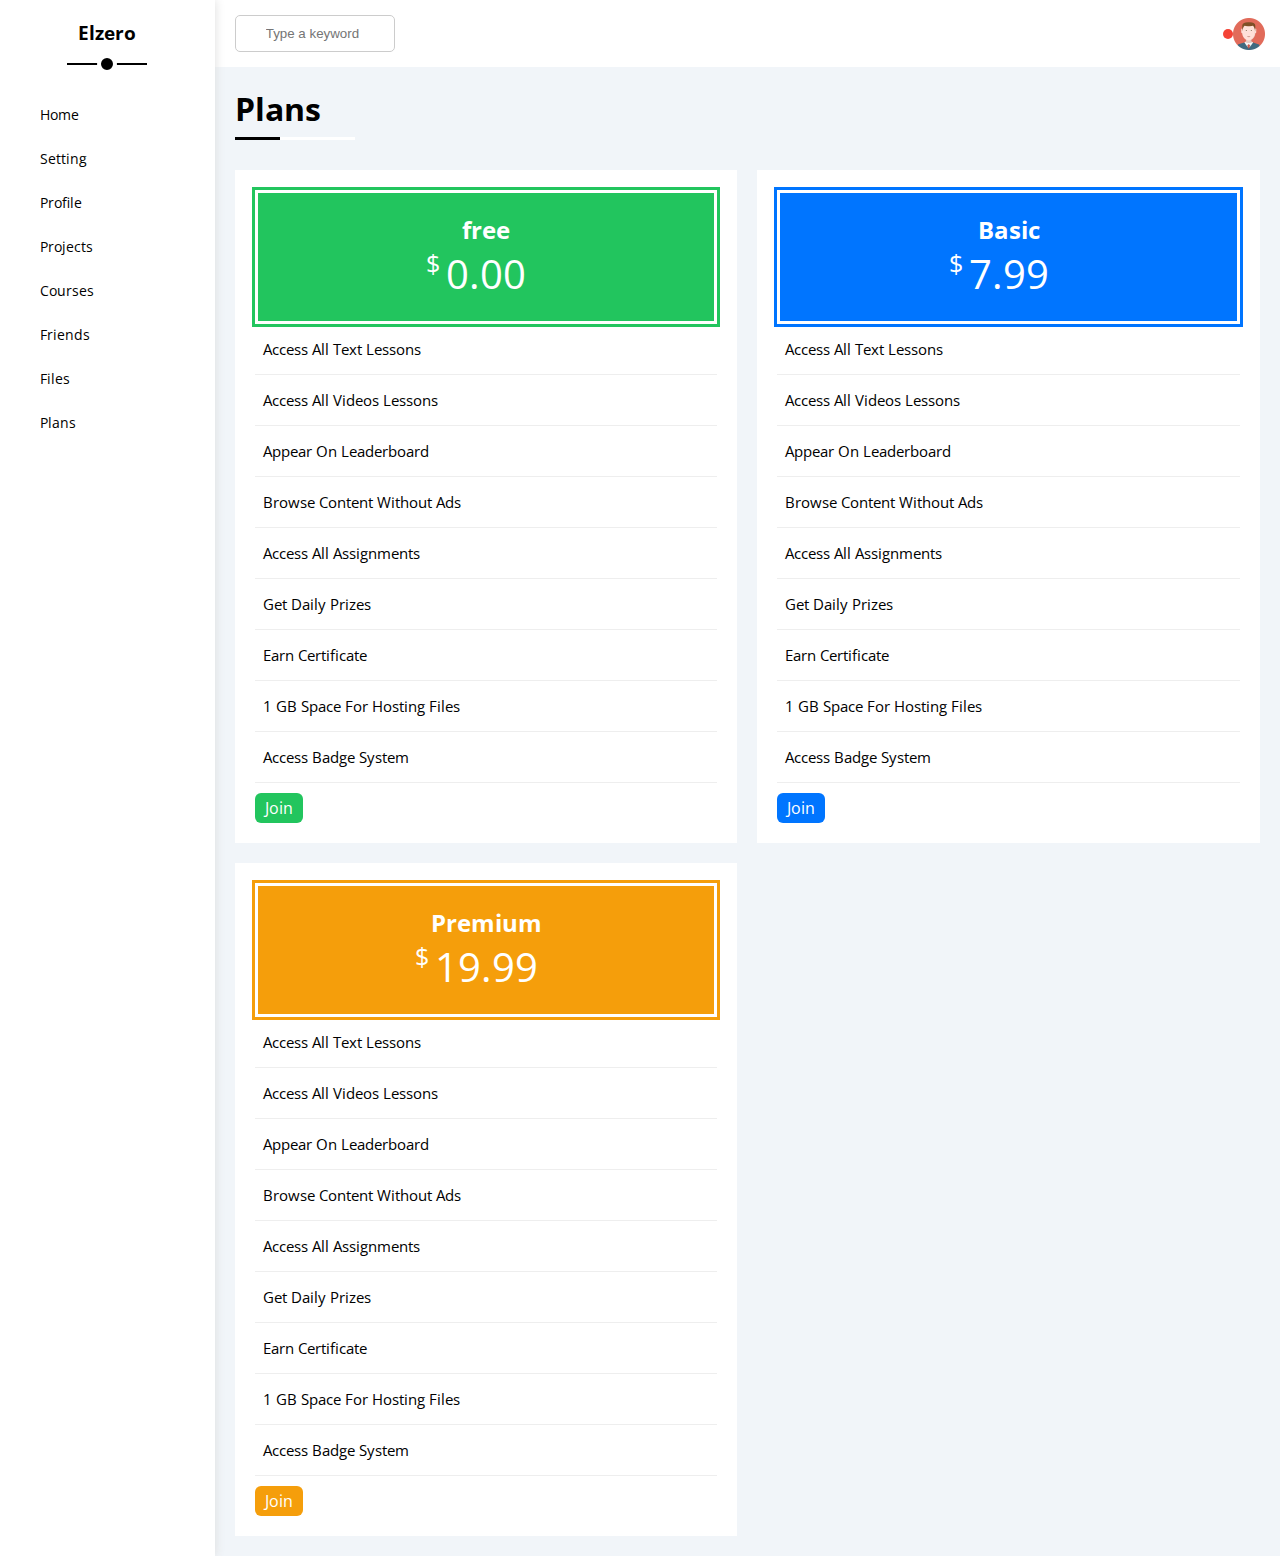
<file: plans.html>
<!DOCTYPE html>
<html lang="en">
<head>
	<meta charset="UTF-8">
	<meta name="viewport" content="width=device-width, initial-scale=1.0">
  <!-- fonts -->
	<link rel="preconnect" href="https://fonts.googleapis.com">
	<link rel="preconnect" href="https://fonts.gstatic.com" crossorigin>
	<link href="https://fonts.googleapis.com/css2?family=Open+Sans:wght@300;400;500;600;700&display=swap" rel="stylesheet">
	<!-- font-awesome -->
  <link rel="stylesheet" href="https://cdnjs.cloudflare.com/ajax/libs/font-awesome/6.4.0/css/all.min.css" integrity="sha512-iecdLmaskl7CVkqkXNQ/ZH/XLlvWZOJyj7Yy7tcenmpD1ypASozpmT/E0iPtmFIB46ZmdtAc9eNBvH0H/ZpiBw==" crossorigin="anonymous" referrerpolicy="no-referrer" />
	<link rel="stylesheet" href="https://cdnjs.cloudflare.com/ajax/libs/font-awesome/6.4.0/css/all.min.css" integrity="sha512-iecdLmaskl7CVkqkXNQ/ZH/XLlvWZOJyj7Yy7tcenmpD1ypASozpmT/E0iPtmFIB46ZmdtAc9eNBvH0H/ZpiBw==" crossorigin="anonymous" referrerpolicy="no-referrer" />
  <!-- css -->
	<link rel="stylesheet" href="css/framework.css">
	<link rel="stylesheet" href="css/style.css">
	<title>Setting</title>
</head>
<body>
    <div class="page d-flex">
      <div class="sidebar bg-white p-20 p-relative">
        <h3 class="p-relative txt-c mt-0">Elzero</h3>
        <ul>
          <li>
            <a href="index.html" class="active d-flex align-center fs-14 c-black rad-6 p-10">
              <i class="fa-solid fa-house"></i>
              <span class="hide-mobile">Home</span>
            </a>
          </li>
          <li>
            <a href="setting.html" class="active d-flex align-center fs-14 c-black rad-6 p-10">
              <i class="fa-solid fa-gear fa-fw"></i>
              <span class="hide-mobile">Setting</span>
            </a>
          </li>
          <li>
            <a href="profile.html" class="active d-flex align-center fs-14 c-black rad-6 p-10">
              <i class="fa-regular fa-user fa-fw"></i>
              <span class="hide-mobile">Profile</span>
            </a>
          </li>
          <li>
            <a href="projects.html" class="active d-flex align-center fs-14 c-black rad-6 p-10">
              <i class="fa-solid fa-diagram-project fa-fw"></i>
              <span class="hide-mobile">Projects</span>
            </a>
          </li>
          <li>
            <a href="courses.html" class="active d-flex align-center fs-14 c-black rad-6 p-10">
              <i class="fa-solid fa-graduation-cap fa-fw"></i>
              <span class="hide-mobile">Courses</span>
            </a>
          </li>
          <li>
            <a href="friends.html" class="active d-flex align-center fs-14 c-black rad-6 p-10">
              <i class="fa-regular fa-circle-user fa-fw"></i>
              <span class="hide-mobile">Friends</span>
            </a>
          </li>
          <li>
            <a href="files.html" class="active d-flex align-center fs-14 c-black rad-6 p-10">
              <i class="fa-regular fa-file fa-fw"></i>
              <span class="hide-mobile">Files</span>
            </a>
          </li>
          <li>
            <a href="friends.html" class="active d-flex align-center fs-14 c-black rad-6 p-10">
              <i class="fa-regular fa-credit-card fa-fw"></i>
              <span class="hide-mobile">Plans</span>
            </a>
          </li>
        </ul>
      </div>
      <div class="content w-full">
        <div class="head bg-white p-15 between-flex">
          <div class="search p-relative">
            <input type="search" class="p-10" placeholder="Type a keyword">
          </div>
          <div class="icons d-flex align-center">
            <span class="notification p-relative">
              <i class="fa-regular fa-bell fa-lg"></i>
            </span>
            <img src="imgs/avatar.png" alt="avatar">
          </div>
        </div>
        <h1 class="p-relative">Plans</h1>
        <div class="plans-page grid m-20 gap-20">
          <div class="plan green bg-white txt-c p-20">
            <div class="top bg-green txt-c p-20">
              <h2 class="m-0 c-white">free</h2>
              <div class="price c-white"><span>$</span>0.00</div>
            </div>
            <ul>
              <li>
                <i class="fa-solid fa-check fa-fw yes"></i>
                <span>Access All Text Lessons</span>
                <i class="fa-solid fa-circle-info help"></i>
              </li>
              <li>
                <i class="fa-solid fa-check fa-fw yes"></i>
                <span>Access All Videos Lessons</span>
                <i class="fa-solid fa-circle-info help"></i>
              </li>
              <li>
                <i class="fa-solid fa-check fa-fw yes"></i>
                <span>Appear On Leaderboard</span>
                <i class="fa-solid fa-circle-info help"></i>
              </li>
              <li>
                <i class="fa-solid fa-xmark fa-fw"></i>
                <span>Browse Content Without Ads</span>
                <i class="fa-solid fa-circle-info help"></i>
              </li>
              <li>
                <i class="fa-solid fa-xmark fa-fw"></i>
                <span>Access All Assignments</span>
                <i class="fa-solid fa-circle-info help"></i>
              </li>
              <li>
                <i class="fa-solid fa-xmark fa-fw"></i>
                <span>Get Daily Prizes</span>
                <i class="fa-solid fa-circle-info help"></i>
              </li>
              <li>
                <i class="fa-solid fa-xmark fa-fw"></i>
                <span>Earn Certificate</span>
                <i class="fa-solid fa-circle-info help"></i>
              </li>
              <li>
                <i class="fa-solid fa-xmark fa-fw"></i>
                <span>1 GB Space For Hosting Files</span>
                <i class="fa-solid fa-circle-info help"></i>
              </li>
              <li>
                <i class="fa-solid fa-xmark fa-fw"></i>
                <span>Access Badge System</span>
                <i class="fa-solid fa-circle-info help"></i>
              </li>
            </ul>
              <a href="#" class="btn-shape bg-green c-white d-block w-fit btn">Join</a>
          </div>
          <div class="plan blue bg-white txt-c p-20">
            <div class="top bg-blue txt-c p-20">
              <h2 class="m-0 c-white">Basic</h2>
              <div class="price c-white"><span>$</span>7.99 </div>
            </div>
            <ul>
              <li>
                <i class="fa-solid fa-check fa-fw yes"></i>
                <span>Access All Text Lessons</span>
                <i class="fa-solid fa-circle-info help"></i>
              </li>
              <li>
                <i class="fa-solid fa-check fa-fw yes"></i>
                <span>Access All Videos Lessons</span>
                <i class="fa-solid fa-circle-info help"></i>
              </li>
              <li>
                <i class="fa-solid fa-check fa-fw yes"></i>
                <span>Appear On Leaderboard</span>
                <i class="fa-solid fa-circle-info help"></i>
              </li>
              <li>
                <i class="fa-solid fa-xmark fa-fw"></i>
                <span>Browse Content Without Ads</span>
                <i class="fa-solid fa-circle-info help"></i>
              </li>
              <li>
                <i class="fa-solid fa-xmark fa-fw"></i>
                <span>Access All Assignments</span>
                <i class="fa-solid fa-circle-info help"></i>
              </li>
              <li>
                <i class="fa-solid fa-xmark fa-fw"></i>
                <span>Get Daily Prizes</span>
                <i class="fa-solid fa-circle-info help"></i>
              </li>
              <li>
                <i class="fa-solid fa-xmark fa-fw"></i>
                <span>Earn Certificate</span>
                <i class="fa-solid fa-circle-info help"></i>
              </li>
              <li>
                <i class="fa-solid fa-xmark fa-fw"></i>
                <span>1 GB Space For Hosting Files</span>
                <i class="fa-solid fa-circle-info help"></i>
              </li>
              <li>
                <i class="fa-solid fa-xmark fa-fw"></i>
                <span>Access Badge System</span>
                <i class="fa-solid fa-circle-info help"></i>
              </li>
            </ul>
              <a href="#" class="btn-shape bg-blue c-white d-block w-fit btn">Join</a>
          </div>
          <div class="plan orange bg-white txt-c p-20">
            <div class="top bg-orange txt-c p-20">
              <h2 class="m-0 c-white">Premium</h2>
              <div class="price c-white"><span>$</span>19.99</div>
            </div>
            <ul>
              <li>
                <i class="fa-solid fa-check fa-fw yes"></i>
                <span>Access All Text Lessons</span>
                <i class="fa-solid fa-circle-info help"></i>
              </li>
              <li>
                <i class="fa-solid fa-check fa-fw yes"></i>
                <span>Access All Videos Lessons</span>
                <i class="fa-solid fa-circle-info help"></i>
              </li>
              <li>
                <i class="fa-solid fa-check fa-fw yes"></i>
                <span>Appear On Leaderboard</span>
                <i class="fa-solid fa-circle-info help"></i>
              </li>
              <li>
                <i class="fa-solid fa-xmark fa-fw"></i>
                <span>Browse Content Without Ads</span>
                <i class="fa-solid fa-circle-info help"></i>
              </li>
              <li>
                <i class="fa-solid fa-xmark fa-fw"></i>
                <span>Access All Assignments</span>
                <i class="fa-solid fa-circle-info help"></i>
              </li>
              <li>
                <i class="fa-solid fa-xmark fa-fw"></i>
                <span>Get Daily Prizes</span>
                <i class="fa-solid fa-circle-info help"></i>
              </li>
              <li>
                <i class="fa-solid fa-xmark fa-fw"></i>
                <span>Earn Certificate</span>
                <i class="fa-solid fa-circle-info help"></i>
              </li>
              <li>
                <i class="fa-solid fa-xmark fa-fw"></i>
                <span>1 GB Space For Hosting Files</span>
                <i class="fa-solid fa-circle-info help"></i>
              </li>
              <li>
                <i class="fa-solid fa-xmark fa-fw"></i>
                <span>Access Badge System</span>
                <i class="fa-solid fa-circle-info help"></i>
              </li>
            </ul>
              <a href="#" class="btn-shape bg-orange c-white d-block w-fit btn">Join</a>
          </div>
        </div>
    </div>
</body>
</html>
</file>
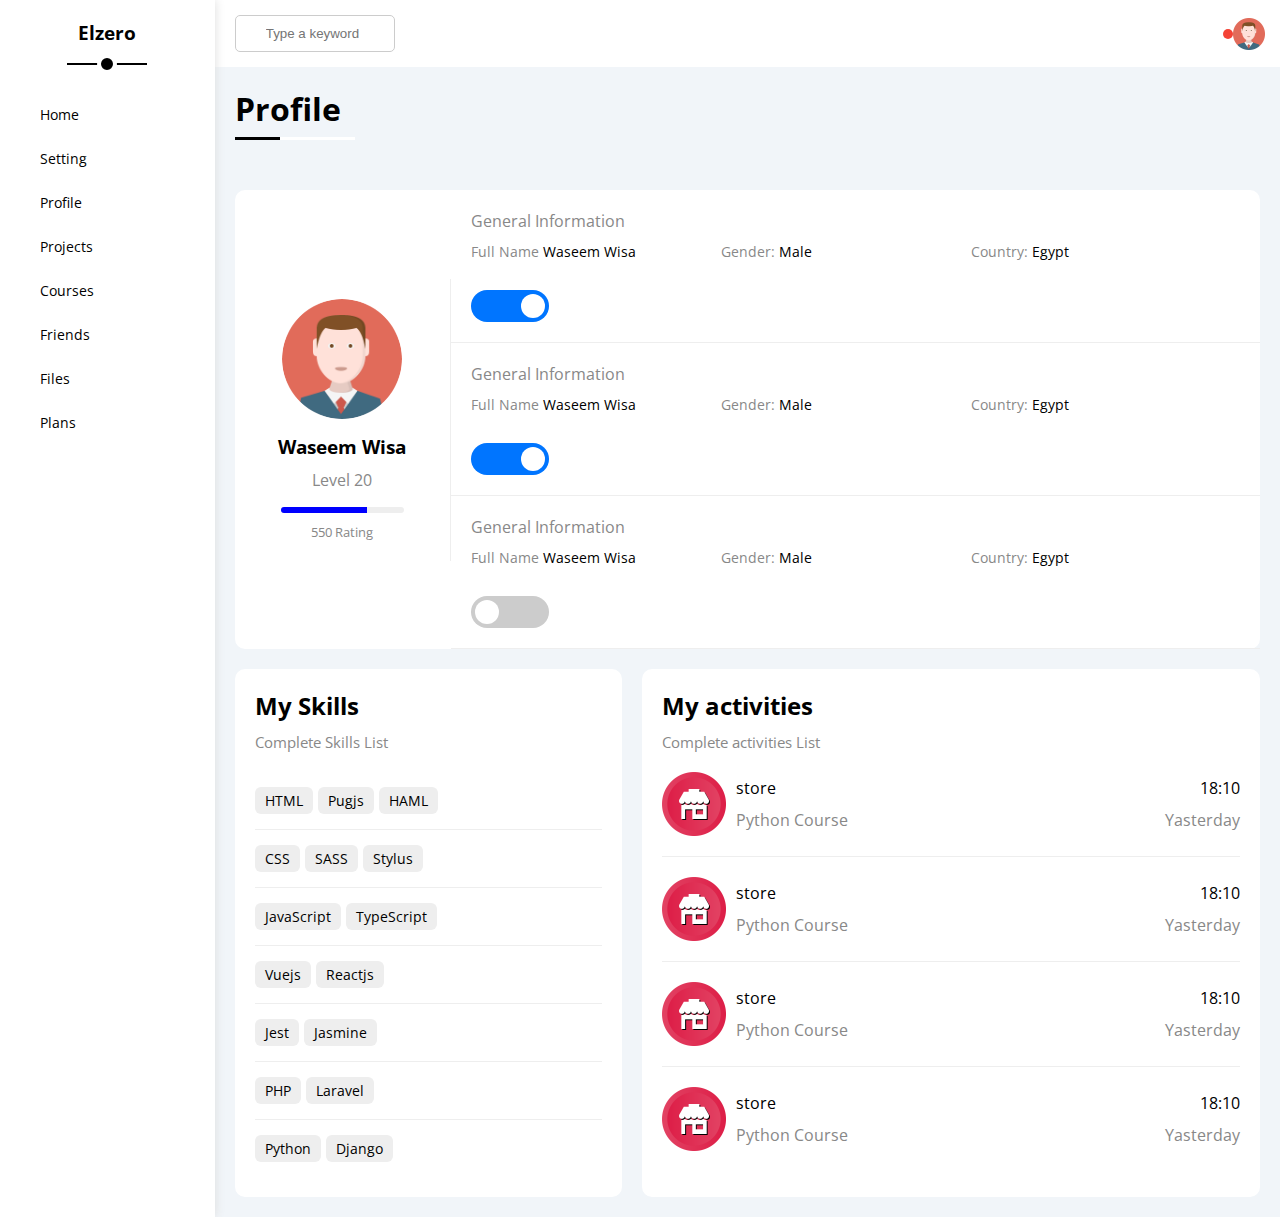
<file: profile.html>
<!DOCTYPE html>
<html lang="en">
<head>
	<meta charset="UTF-8">
	<meta name="viewport" content="width=device-width, initial-scale=1.0">
  <!-- fonts -->
	<link rel="preconnect" href="https://fonts.googleapis.com">
	<link rel="preconnect" href="https://fonts.gstatic.com" crossorigin>
	<link href="https://fonts.googleapis.com/css2?family=Open+Sans:wght@300;400;500;600;700&display=swap" rel="stylesheet">
	<!-- font-awesome -->
  <link rel="stylesheet" href="https://cdnjs.cloudflare.com/ajax/libs/font-awesome/6.4.0/css/all.min.css" integrity="sha512-iecdLmaskl7CVkqkXNQ/ZH/XLlvWZOJyj7Yy7tcenmpD1ypASozpmT/E0iPtmFIB46ZmdtAc9eNBvH0H/ZpiBw==" crossorigin="anonymous" referrerpolicy="no-referrer" />
	<link rel="stylesheet" href="https://cdnjs.cloudflare.com/ajax/libs/font-awesome/6.4.0/css/all.min.css" integrity="sha512-iecdLmaskl7CVkqkXNQ/ZH/XLlvWZOJyj7Yy7tcenmpD1ypASozpmT/E0iPtmFIB46ZmdtAc9eNBvH0H/ZpiBw==" crossorigin="anonymous" referrerpolicy="no-referrer" />
  <!-- css -->
	<link rel="stylesheet" href="css/framework.css">
	<link rel="stylesheet" href="css/style.css">
	<title>Setting</title>
</head>
<body>
    <div class="page d-flex">
      <div class="sidebar bg-white p-20 p-relative">
        <h3 class="p-relative txt-c mt-0">Elzero</h3>
        <ul>
          <li>
            <a href="index.html" class="active d-flex align-center fs-14 c-black rad-6 p-10">
              <i class="fa-solid fa-house"></i>
              <span class="hide-mobile">Home</span>
            </a>
          </li>
          <li>
            <a href="setting.html" class="active d-flex align-center fs-14 c-black rad-6 p-10">
              <i class="fa-solid fa-gear fa-fw"></i>
              <span class="hide-mobile">Setting</span>
            </a>
          </li>
          <li>
            <a href="profile.html" class="active d-flex align-center fs-14 c-black rad-6 p-10">
              <i class="fa-regular fa-user fa-fw"></i>
              <span class="hide-mobile">Profile</span>
            </a>
          </li>
          <li>
            <a href="projects.html" class="active d-flex align-center fs-14 c-black rad-6 p-10">
              <i class="fa-solid fa-diagram-project fa-fw"></i>
              <span class="hide-mobile">Projects</span>
            </a>
          </li>
          <li>
            <a href="courses.html" class="active d-flex align-center fs-14 c-black rad-6 p-10">
              <i class="fa-solid fa-graduation-cap fa-fw"></i>
              <span class="hide-mobile">Courses</span>
            </a>
          </li>
          <li>
            <a href="friends.html" class="active d-flex align-center fs-14 c-black rad-6 p-10">
              <i class="fa-regular fa-circle-user fa-fw"></i>
              <span class="hide-mobile">Friends</span>
            </a>
          </li>
          <li>
            <a href="files.html" class="active d-flex align-center fs-14 c-black rad-6 p-10">
              <i class="fa-regular fa-file fa-fw"></i>
              <span class="hide-mobile">Files</span>
            </a>
          </li>
          <li>
            <a href="friends.html" class="active d-flex align-center fs-14 c-black rad-6 p-10">
              <i class="fa-regular fa-credit-card fa-fw"></i>
              <span class="hide-mobile">Plans</span>
            </a>
          </li>
        </ul>
      </div>
      <div class="content w-full">
        <div class="head bg-white p-15 between-flex">
          <div class="search p-relative">
            <input type="search" class="p-10" placeholder="Type a keyword">
          </div>
          <div class="icons d-flex align-center">
            <span class="notification p-relative">
              <i class="fa-regular fa-bell fa-lg"></i>
            </span>
            <img src="imgs/avatar.png" alt="avatar">
          </div>
        </div>
        <h1 class="p-relative">Profile</h1>
        <div class="profile-page p-20">
          <div class="overview bg-white d-flex rad-10 align-center">
            <div class="avatar-box txt-c p-20">
              <img class="rad-half mb-10" src="imgs/avatar.png" alt="">
              <h3 class="m-0">Waseem Wisa</h3>
              <p class="c-grey mt-10">Level 20</p>
              <div class="level rad-6 bg-eee p-relative">
                <span style="width: 70%"></span>
              </div>
              <div class="rating mt-10 mb-10">
                  <i class="fa-solid fa-star c-orange fs-13"></i>
                  <i class="fa-solid fa-star c-orange fs-13"></i>
                  <i class="fa-solid fa-star c-orange fs-13"></i>
                  <i class="fa-solid fa-star c-orange fs-13"></i>
                  <i class="fa-solid fa-star c-orange fs-13"></i>
              </div>
              <p class="c-grey m-0 fs-13">550 Rating</p>
            </div>
            <div class="info-box">
              <div class="box p-20 d-flex align-center">
                <h4 class="c-grey m-0 w-full">General Information</h4>
                <div class="fs-14">
                  <span class="c-grey">Full Name</span>
                  <span>Waseem Wisa</span>
                </div>
                <div class="fs-14">
                  <span class="c-grey">Gender:</span>
                  <span>Male</span>
                </div>
                <div class="fs-14">
                  <span class="c-grey">Country:</span>
                  <span>Egypt</span>
                </div>
                <div class="fs-14">
                  <label>
                    <input class="toggle-checkbox" type="checkbox" checked/>
                    <div class="toggle-switch"></div>
                  </label>
                </div>
              </div>
              <div class="box p-20 d-flex align-center">
                <h4 class="c-grey m-0 w-full">General Information</h4>
                <div class="fs-14">
                  <span class="c-grey">Full Name</span>
                  <span>Waseem Wisa</span>
                </div>
                <div class="fs-14">
                  <span class="c-grey">Gender:</span>
                  <span>Male</span>
                </div>
                <div class="fs-14">
                  <span class="c-grey">Country:</span>
                  <span>Egypt</span>
                </div>
                <div class="fs-14">
                  <label>
                    <input class="toggle-checkbox" type="checkbox" checked/>
                    <div class="toggle-switch"></div>
                  </label>
                </div>
              </div>
              <div class="box p-20 d-flex align-center">
                <h4 class="c-grey m-0 w-full">General Information</h4>
                <div class="fs-14">
                  <span class="c-grey">Full Name</span>
                  <span>Waseem Wisa</span>
                </div>
                <div class="fs-14">
                  <span class="c-grey">Gender:</span>
                  <span>Male</span>
                </div>
                <div class="fs-14">
                  <span class="c-grey">Country:</span>
                  <span>Egypt</span>
                </div>
                <div class="fs-14">
                  <label>
                    <input class="toggle-checkbox" type="checkbox" />
                    <div class="toggle-switch"></div>
                  </label>
                </div>
              </div>
            </div>
          </div>
          <div class="other-data d-flex gap-20">
            <div class="skills-card p-20 bg-white rad-10 mt-20">
              <h2 class="mt-0 mb-10">My Skills</h2>
              <p class="mt-0 mb-20 c-grey fs-15">Complete Skills List</p>
              <ul class="m-0 p-0 txt-c-mobile">
                <li><span>HTML</span><span>Pugjs</span><span>HAML</span></li>
                <li><span>CSS</span><span>SASS</span><span>Stylus</span></li>
                <li><span>JavaScript</span><span>TypeScript</span></li>
                <li><span>Vuejs</span><span>Reactjs</span></li>
                <li><span>Jest</span><span>Jasmine</span></li>
                <li><span>PHP</span><span>Laravel</span></li>
                <li><span>Python</span><span>Django</span></li>
              </ul>
            </div>
            <div class="activities   p-20 bg-white rad-10 mt-20">
              <h2 class="mt-0 mb-10">My activities</h2>
              <p class="mt-0 mb-20 c-grey fs-15">Complete activities List</p>
              <div class="activity d-flex align-center txt-c-mobile">
                <img src="imgs/activity-01.png" alt="">
                <div class="info">
                  <span class="d-block mb-10">store</span>
                  <span class="c-grey">Python Course</span>
                </div>
                <div class="date">
                  <span class="d-block mb-10">18:10</span>
                  <span class="c-grey">Yasterday</span>
                </div>
              </div>
              <div class="activity d-flex align-center txt-c-mobile">
                <img src="imgs/activity-01.png" alt="">
                <div class="info">
                  <span class="d-block mb-10">store</span>
                  <span class="c-grey">Python Course</span>
                </div>
                <div class="date">
                  <span class="d-block mb-10">18:10</span>
                  <span class="c-grey">Yasterday</span>
                </div>
              </div>
              <div class="activity d-flex align-center txt-c-mobile">
                <img src="imgs/activity-01.png" alt="">
                <div class="info">
                  <span class="d-block mb-10">store</span>
                  <span class="c-grey">Python Course</span>
                </div>
                <div class="date">
                  <span class="d-block mb-10">18:10</span>
                  <span class="c-grey">Yasterday</span>
                </div>
              </div>
              <div class="activity d-flex align-center txt-c-mobile">
                <img src="imgs/activity-01.png" alt="">
                <div class="info">
                  <span class="d-block mb-10">store</span>
                  <span class="c-grey">Python Course</span>
                </div>
                <div class="date">
                  <span class="d-block mb-10">18:10</span>
                  <span class="c-grey">Yasterday</span>
                </div>
              </div>
            </div>
          </div>
        </div>
      </div>
    </div>
</body>
</html>
</file>
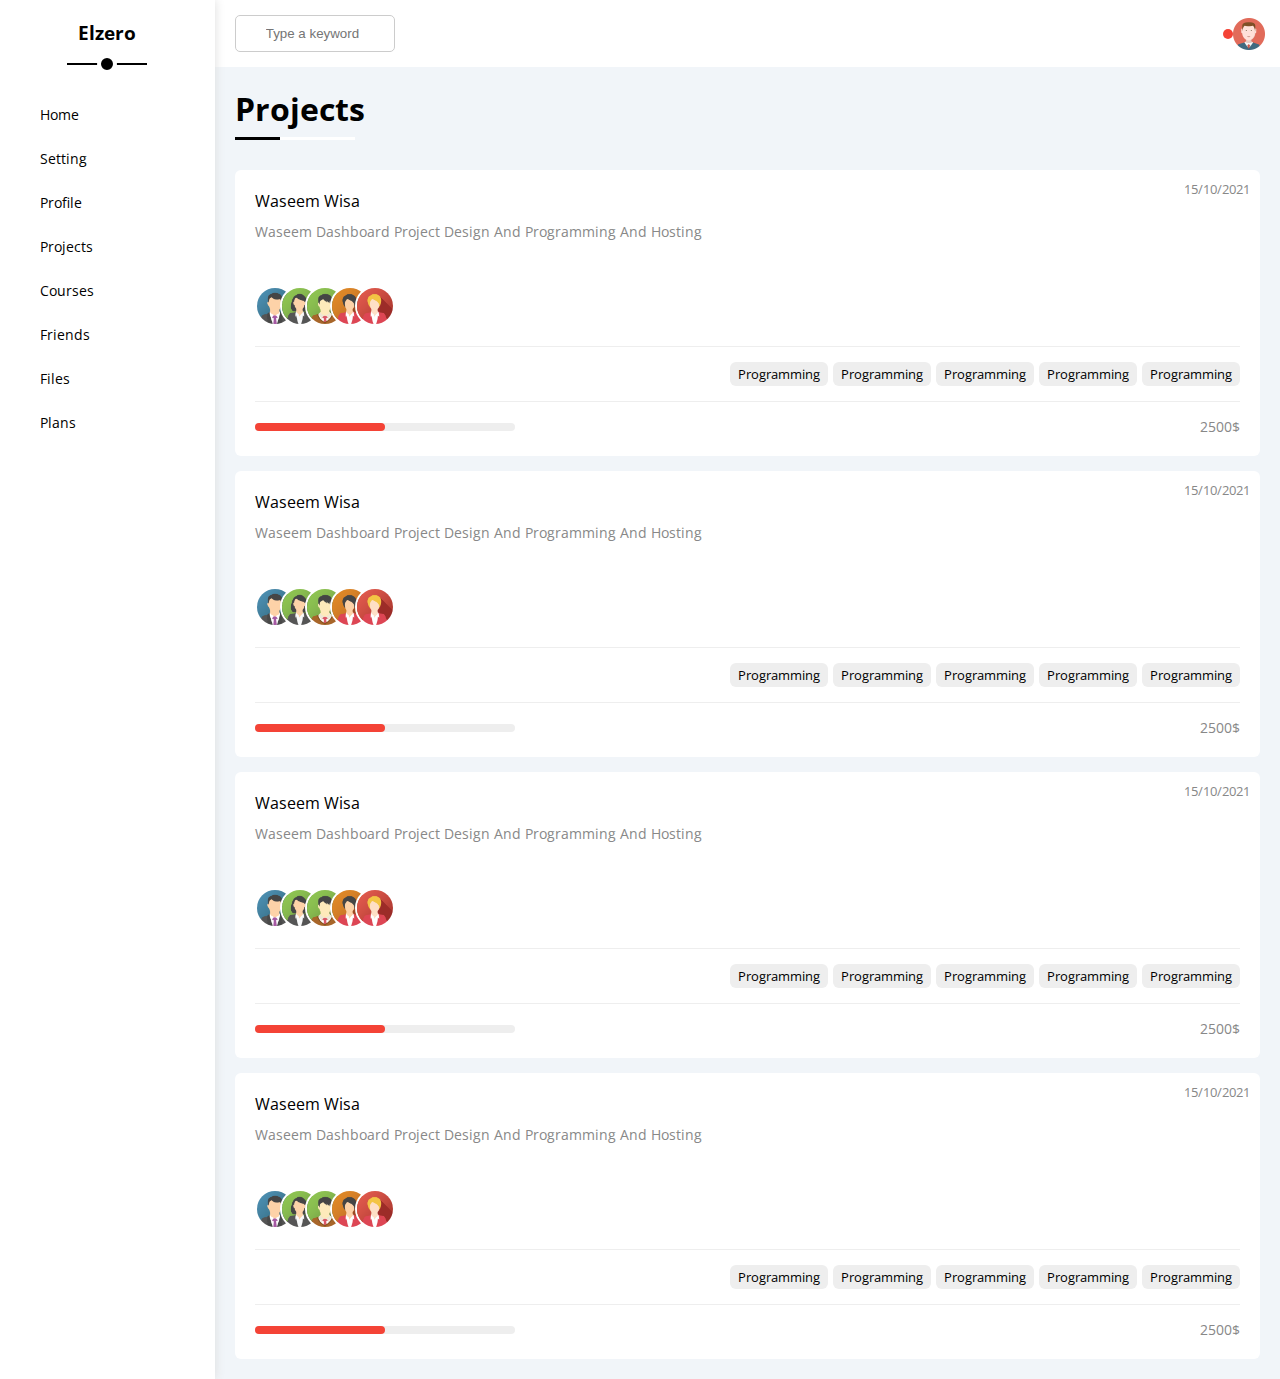
<file: projects.html>
<!DOCTYPE html>
<html lang="en">
<head>
	<meta charset="UTF-8">
	<meta name="viewport" content="width=device-width, initial-scale=1.0">
  <!-- fonts -->
	<link rel="preconnect" href="https://fonts.googleapis.com">
	<link rel="preconnect" href="https://fonts.gstatic.com" crossorigin>
	<link href="https://fonts.googleapis.com/css2?family=Open+Sans:wght@300;400;500;600;700&display=swap" rel="stylesheet">
	<!-- font-awesome -->
  <link rel="stylesheet" href="https://cdnjs.cloudflare.com/ajax/libs/font-awesome/6.4.0/css/all.min.css" integrity="sha512-iecdLmaskl7CVkqkXNQ/ZH/XLlvWZOJyj7Yy7tcenmpD1ypASozpmT/E0iPtmFIB46ZmdtAc9eNBvH0H/ZpiBw==" crossorigin="anonymous" referrerpolicy="no-referrer" />
	<link rel="stylesheet" href="https://cdnjs.cloudflare.com/ajax/libs/font-awesome/6.4.0/css/all.min.css" integrity="sha512-iecdLmaskl7CVkqkXNQ/ZH/XLlvWZOJyj7Yy7tcenmpD1ypASozpmT/E0iPtmFIB46ZmdtAc9eNBvH0H/ZpiBw==" crossorigin="anonymous" referrerpolicy="no-referrer" />
  <!-- css -->
	<link rel="stylesheet" href="css/framework.css">
	<link rel="stylesheet" href="css/style.css">
	<title>Setting</title>
</head>
<body>
    <div class="page d-flex">
      <div class="sidebar bg-white p-20 p-relative">
        <h3 class="p-relative txt-c mt-0">Elzero</h3>
        <ul>
          <li>
            <a href="index.html" class="active d-flex align-center fs-14 c-black rad-6 p-10">
              <i class="fa-solid fa-house"></i>
              <span class="hide-mobile">Home</span>
            </a>
          </li>
          <li>
            <a href="setting.html" class="active d-flex align-center fs-14 c-black rad-6 p-10">
              <i class="fa-solid fa-gear fa-fw"></i>
              <span class="hide-mobile">Setting</span>
            </a>
          </li>
          <li>
            <a href="profile.html" class="active d-flex align-center fs-14 c-black rad-6 p-10">
              <i class="fa-regular fa-user fa-fw"></i>
              <span class="hide-mobile">Profile</span>
            </a>
          </li>
          <li>
            <a href="courses.html" class="active d-flex align-center fs-14 c-black rad-6 p-10">
              <i class="fa-solid fa-diagram-project fa-fw"></i>
              <span class="hide-mobile">Projects</span>
            </a>
          </li>
          <li>
            <a href="courses.html" class="active d-flex align-center fs-14 c-black rad-6 p-10">
              <i class="fa-solid fa-graduation-cap fa-fw"></i>
              <span class="hide-mobile">Courses</span>
            </a>
          </li>
          <li>
            <a href="friends.html" class="active d-flex align-center fs-14 c-black rad-6 p-10">
              <i class="fa-regular fa-circle-user fa-fw"></i>
              <span class="hide-mobile">Friends</span>
            </a>
          </li>
          <li>
            <a href="files.html" class="active d-flex align-center fs-14 c-black rad-6 p-10">
              <i class="fa-regular fa-file fa-fw"></i>
              <span class="hide-mobile">Files</span>
            </a>
          </li>
          <li>
            <a href="friends.html" class="active d-flex align-center fs-14 c-black rad-6 p-10">
              <i class="fa-regular fa-credit-card fa-fw"></i>
              <span class="hide-mobile">Plans</span>
            </a>
          </li>
        </ul>
      </div>
      <div class="content w-full">
        <div class="head bg-white p-15 between-flex">
          <div class="search p-relative">
            <input type="search" class="p-10" placeholder="Type a keyword">
          </div>
          <div class="icons d-flex align-center">
            <span class="notification p-relative">
              <i class="fa-regular fa-bell fa-lg"></i>
            </span>
            <img src="imgs/avatar.png" alt="avatar">
          </div>
        </div>
        <h1 class="p-relative">Projects</h1>
        <div class="projects-page m-20 grid gap-20">
          <div class="project bg-white p-20 rad-6 p-relative">
            <span class="date fs-13 c-grey">15/10/2021</span>
            <h4 class="m-0">Waseem Wisa</h4>
            <p class="c-grey mt-10 mb-10 fs-14">
              Waseem Dashboard Project Design And Programming And Hosting
            </p>
            <div class="team">
              <a href="#"><img src="imgs/team-01.png" alt="" /></a>
              <a href="#"><img src="imgs/team-02.png" alt="" /></a>
              <a href="#"><img src="imgs/team-03.png" alt="" /></a>
              <a href="#"><img src="imgs/team-04.png" alt="" /></a>
              <a href="#"><img src="imgs/team-05.png" alt="" /></a>
            </div>
            <div class="do d-flex">
              <span class="fs-13 rad-6 bg-eee">Programming</span>
              <span class="fs-13 rad-6 bg-eee">Programming</span>
              <span class="fs-13 rad-6 bg-eee">Programming</span>
              <span class="fs-13 rad-6 bg-eee">Programming</span>
              <span class="fs-13 rad-6 bg-eee">Programming</span>
            </div>
            <div class="info between-flex">
              <div class="prog bg-eee">
                <span class="bg-red" style="width: 50%;"></span>
              </div>
              <div class="fs-14 c-grey">
                2500$
              </div>
            </div>
          </div>
          <div class="project bg-white p-20 rad-6 p-relative">
            <span class="date fs-13 c-grey">15/10/2021</span>
            <h4 class="m-0">Waseem Wisa</h4>
            <p class="c-grey mt-10 mb-10 fs-14">
              Waseem Dashboard Project Design And Programming And Hosting
            </p>
            <div class="team">
              <a href="#"><img src="imgs/team-01.png" alt="" /></a>
              <a href="#"><img src="imgs/team-02.png" alt="" /></a>
              <a href="#"><img src="imgs/team-03.png" alt="" /></a>
              <a href="#"><img src="imgs/team-04.png" alt="" /></a>
              <a href="#"><img src="imgs/team-05.png" alt="" /></a>
            </div>
            <div class="do d-flex">
              <span class="fs-13 rad-6 bg-eee">Programming</span>
              <span class="fs-13 rad-6 bg-eee">Programming</span>
              <span class="fs-13 rad-6 bg-eee">Programming</span>
              <span class="fs-13 rad-6 bg-eee">Programming</span>
              <span class="fs-13 rad-6 bg-eee">Programming</span>
            </div>
            <div class="info between-flex">
              <div class="prog bg-eee">
                <span class="bg-red" style="width: 50%;"></span>
              </div>
              <div class="fs-14 c-grey">
                2500$
              </div>
            </div>
          </div>
          <div class="project bg-white p-20 rad-6 p-relative">
            <span class="date fs-13 c-grey">15/10/2021</span>
            <h4 class="m-0">Waseem Wisa</h4>
            <p class="c-grey mt-10 mb-10 fs-14">
              Waseem Dashboard Project Design And Programming And Hosting
            </p>
            <div class="team">
              <a href="#"><img src="imgs/team-01.png" alt="" /></a>
              <a href="#"><img src="imgs/team-02.png" alt="" /></a>
              <a href="#"><img src="imgs/team-03.png" alt="" /></a>
              <a href="#"><img src="imgs/team-04.png" alt="" /></a>
              <a href="#"><img src="imgs/team-05.png" alt="" /></a>
            </div>
            <div class="do d-flex">
              <span class="fs-13 rad-6 bg-eee">Programming</span>
              <span class="fs-13 rad-6 bg-eee">Programming</span>
              <span class="fs-13 rad-6 bg-eee">Programming</span>
              <span class="fs-13 rad-6 bg-eee">Programming</span>
              <span class="fs-13 rad-6 bg-eee">Programming</span>
            </div>
            <div class="info between-flex">
              <div class="prog bg-eee">
                <span class="bg-red" style="width: 50%;"></span>
              </div>
              <div class="fs-14 c-grey">
                2500$
              </div>
            </div>
          </div>
          <div class="project bg-white p-20 rad-6 p-relative">
            <span class="date fs-13 c-grey">15/10/2021</span>
            <h4 class="m-0">Waseem Wisa</h4>
            <p class="c-grey mt-10 mb-10 fs-14">
              Waseem Dashboard Project Design And Programming And Hosting
            </p>
            <div class="team">
              <a href="#"><img src="imgs/team-01.png" alt="" /></a>
              <a href="#"><img src="imgs/team-02.png" alt="" /></a>
              <a href="#"><img src="imgs/team-03.png" alt="" /></a>
              <a href="#"><img src="imgs/team-04.png" alt="" /></a>
              <a href="#"><img src="imgs/team-05.png" alt="" /></a>
            </div>
            <div class="do d-flex">
              <span class="fs-13 rad-6 bg-eee">Programming</span>
              <span class="fs-13 rad-6 bg-eee">Programming</span>
              <span class="fs-13 rad-6 bg-eee">Programming</span>
              <span class="fs-13 rad-6 bg-eee">Programming</span>
              <span class="fs-13 rad-6 bg-eee">Programming</span>
            </div>
            <div class="info between-flex">
              <div class="prog bg-eee">
                <span class="bg-red" style="width: 50%;"></span>
              </div>
              <div class="fs-14 c-grey">
                2500$
              </div>
            </div>
          </div>
        </div>
      </div>
    </div>
</body>
</html>
</file>
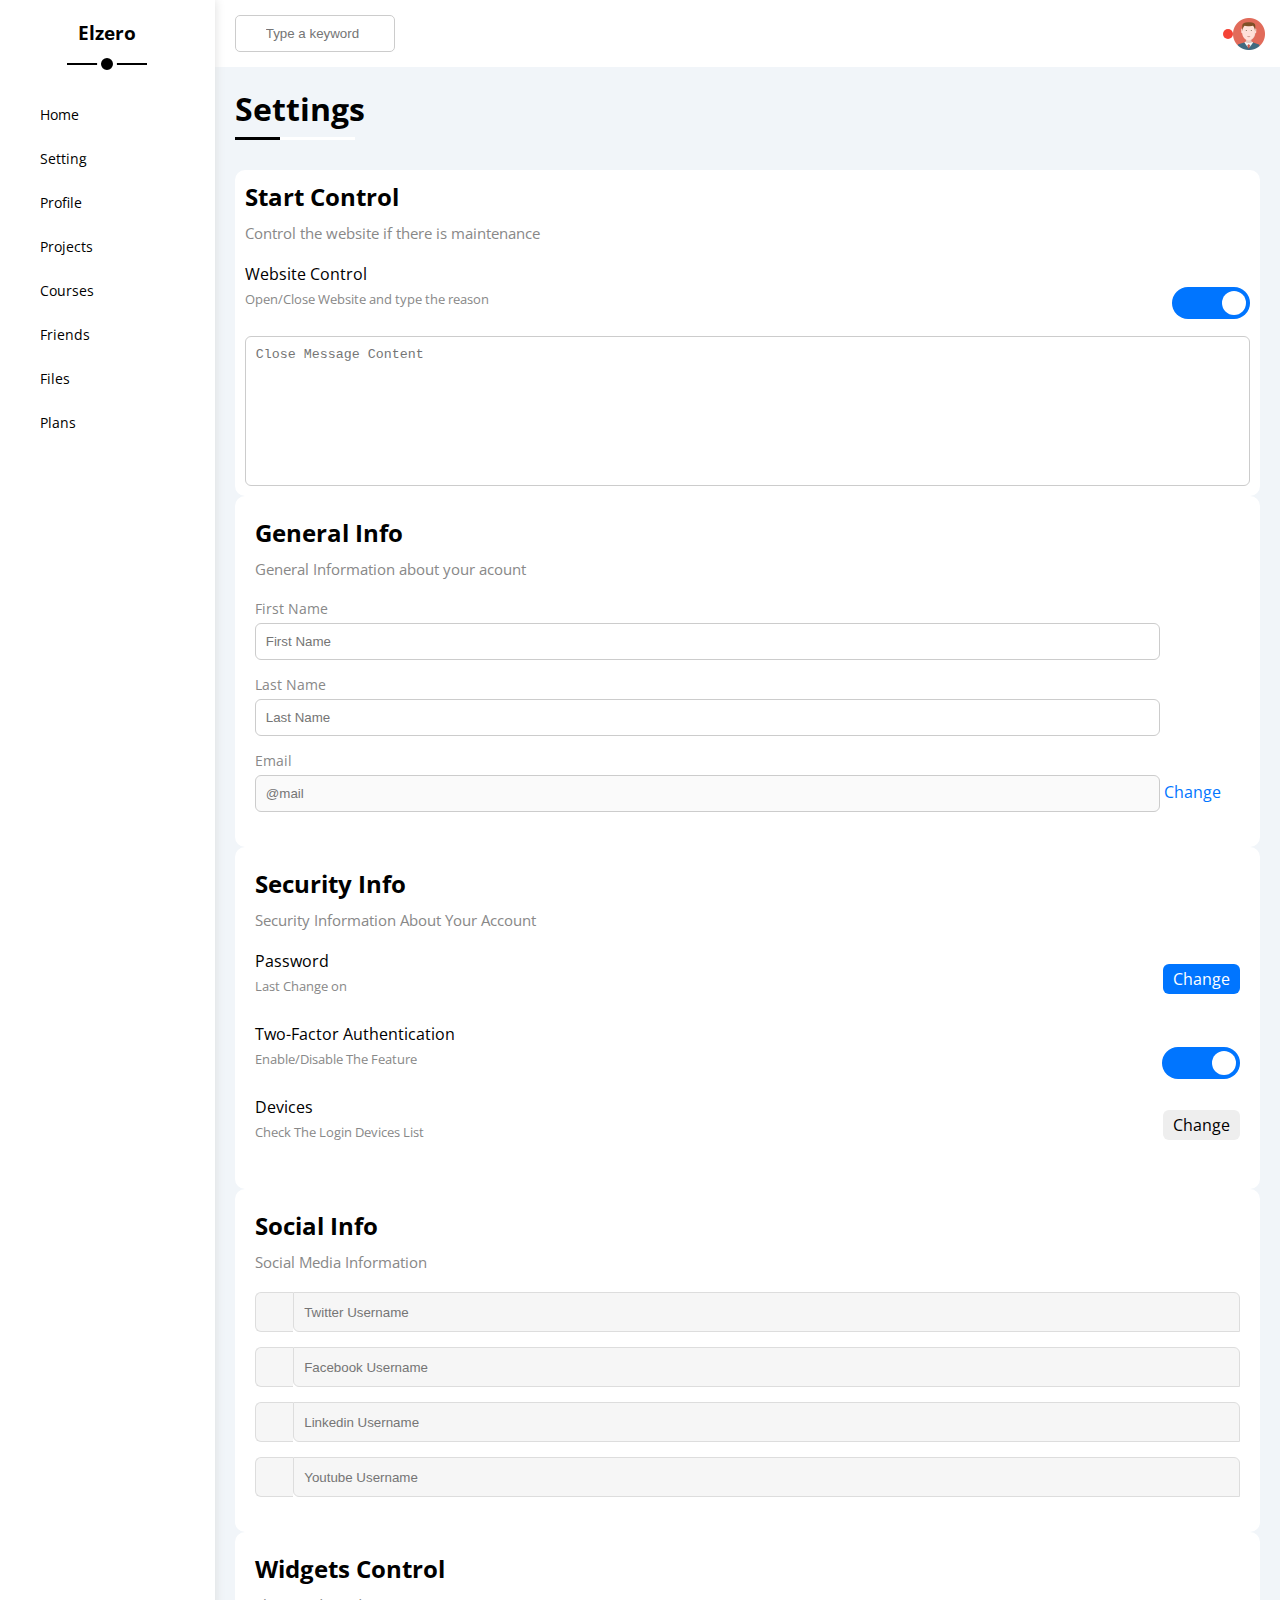
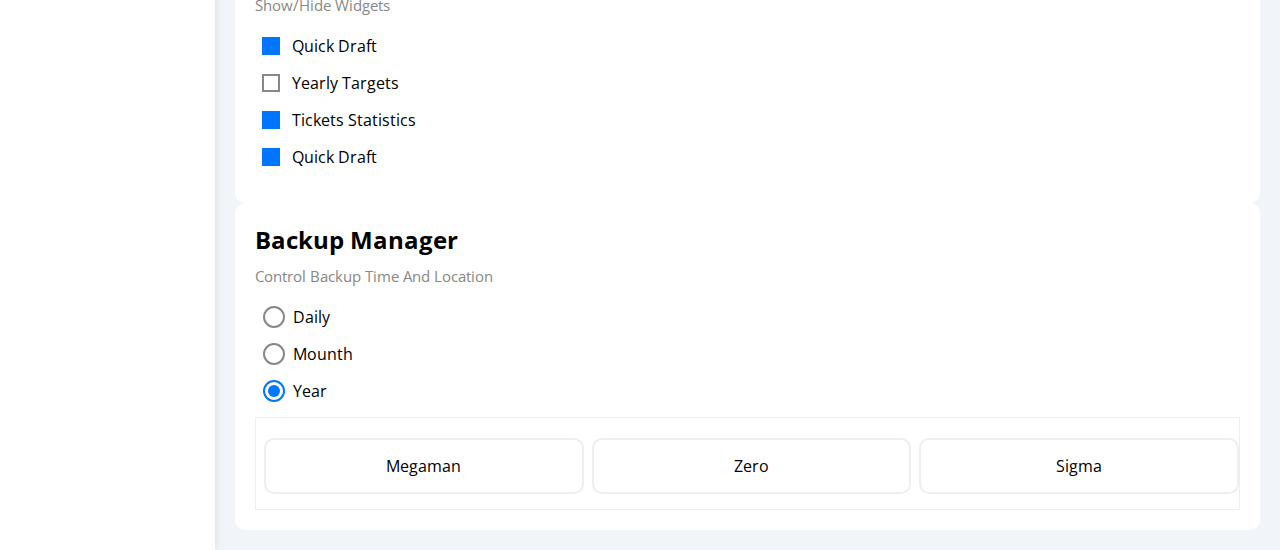
<file: setting.html>
<!DOCTYPE html>
<html lang="en">
<head>
	<meta charset="UTF-8">
	<meta name="viewport" content="width=device-width, initial-scale=1.0">
  <!-- fonts -->
	<link rel="preconnect" href="https://fonts.googleapis.com">
	<link rel="preconnect" href="https://fonts.gstatic.com" crossorigin>
	<link href="https://fonts.googleapis.com/css2?family=Open+Sans:wght@300;400;500;600;700&display=swap" rel="stylesheet">
	<!-- font-awesome -->
  <link rel="stylesheet" href="https://cdnjs.cloudflare.com/ajax/libs/font-awesome/6.4.0/css/all.min.css" integrity="sha512-iecdLmaskl7CVkqkXNQ/ZH/XLlvWZOJyj7Yy7tcenmpD1ypASozpmT/E0iPtmFIB46ZmdtAc9eNBvH0H/ZpiBw==" crossorigin="anonymous" referrerpolicy="no-referrer" />
	<link rel="stylesheet" href="https://cdnjs.cloudflare.com/ajax/libs/font-awesome/6.4.0/css/all.min.css" integrity="sha512-iecdLmaskl7CVkqkXNQ/ZH/XLlvWZOJyj7Yy7tcenmpD1ypASozpmT/E0iPtmFIB46ZmdtAc9eNBvH0H/ZpiBw==" crossorigin="anonymous" referrerpolicy="no-referrer" />
  <!-- css -->
	<link rel="stylesheet" href="css/framework.css">
	<link rel="stylesheet" href="css/style.css">
	<title>Setting</title>
</head>
<body>
    <div class="page d-flex">
      <div class="sidebar bg-white p-20 p-relative">
        <h3 class="p-relative txt-c mt-0">Elzero</h3>
        <ul>
          <li>
            <a href="index.html" class="active d-flex align-center fs-14 c-black rad-6 p-10">
              <i class="fa-solid fa-house"></i>
              <span class="hide-mobile">Home</span>
            </a>
          </li>
          <li>
            <a href="setting.html" class="active d-flex align-center fs-14 c-black rad-6 p-10">
              <i class="fa-solid fa-gear fa-fw"></i>
              <span class="hide-mobile">Setting</span>
            </a>
          </li>
          <li>
            <a href="profile.html" class="active d-flex align-center fs-14 c-black rad-6 p-10">
              <i class="fa-regular fa-user fa-fw"></i>
              <span class="hide-mobile">Profile</span>
            </a>
          </li>
          <li>
            <a href="projects.html" class="active d-flex align-center fs-14 c-black rad-6 p-10">
              <i class="fa-solid fa-diagram-project fa-fw"></i>
              <span class="hide-mobile">Projects</span>
            </a>
          </li>
          <li>
            <a href="courses.html" class="active d-flex align-center fs-14 c-black rad-6 p-10">
              <i class="fa-solid fa-graduation-cap fa-fw"></i>
              <span class="hide-mobile">Courses</span>
            </a>
          </li>
          <li>
            <a href="friends.html" class="active d-flex align-center fs-14 c-black rad-6 p-10">
              <i class="fa-regular fa-circle-user fa-fw"></i>
              <span class="hide-mobile">Friends</span>
            </a>
          </li>
          <li>
            <a href="files.html" class="active d-flex align-center fs-14 c-black rad-6 p-10">
              <i class="fa-regular fa-file fa-fw"></i>
              <span class="hide-mobile">Files</span>
            </a>
          </li>
          <li>
            <a href="friends.html" class="active d-flex align-center fs-14 c-black rad-6 p-10">
              <i class="fa-regular fa-credit-card fa-fw"></i>
              <span class="hide-mobile">Plans</span>
            </a>
          </li>
        </ul>
      </div>
      <div class="content w-full">
        <div class="head bg-white p-15 between-flex">
          <div class="search p-relative">
            <input type="search" class="p-10" placeholder="Type a keyword">
          </div>
          <div class="icons d-flex align-center">
            <span class="notification p-relative">
              <i class="fa-regular fa-bell fa-lg"></i>
            </span>
            <img src="imgs/avatar.png" alt="avatar">
          </div>
        </div>
        <h1 class="p-relative">Settings</h1>
        <div class="settings-page m-20 d-grid gap-20">
          <div class="p-10 bg-white rad-10">
            <h2 class="mt-0 mb-10">Start Control</h2>
            <p class="mt-0 mb-20 c-grey fs-15">Control the website if there is maintenance</p>
            <div class="mb-15 between-flex">
              <div class="">
                <span>Website Control</span>
                <p class="c-grey mt-5 mb-0 fs-13">Open/Close Website and type the reason</p>
              </div>
              <div class="">
                <label>
                  <input type="checkbox" class="toggle-checkbox" checked>
                  <div class="toggle-switch"></div>
                </label>
              </div>
            </div>
            <textarea  class="close-message p-10 rad-6 d-block w-full" placeholder="Close Message Content"></textarea>
          </div>
          <div class="p-20 bg-white rad-10">
            <h2 class="mt-0 mb-10">General Info</h2>
            <p class="mt-0 mb-20 c-grey fs-15">General Information about your acount</p>
            <div class="mb-15">
              <label class="fs-14 c-grey d-block mb-5">First Name</label>
              <input type="text" class="email b-none border-ccc p-10 rad-6 d-block w-full"
              id="first"
              placeholder="First Name"
              >
            </div>
            <div class="mb-15">
              <label class="fs-14 c-grey d-block mb-5">Last Name </label>
              <input type="text" class="email b-none border-ccc p-10 rad-6 d-block w-full"
              id="last"
              placeholder="Last Name"
              >
            </div>
            <div class="mb-15">
              <label class="fs-14 c-grey d-block mb-5">Email</label>
              <input type="text" class="email b-none border-ccc p-10 rad-6 d-block w-full"
              id="email"
              placeholder="@mail"
              disabled
              >
              <a href="#" class="c-blue">Change</a>
            </div>
          </div>
          <div class="p-20 bg-white rad-10">
            <h2 class="mt-0 mb-10">Security Info</h2>
            <p class="mt-0 mb-20 c-grey fs-15">Security Information About Your Account</p>
            <div class="sec-box mb-15 between-flex">
              <div>
                <span>Password</span>
                <p class="c-grey mt-5 mb-0 fs-13">Last Change on </p>
              </div>
              <a href="" class="button bg-blue c-white btn-shape">Change</a>
            </div>
            <div class="sec-box mb-15 between-flex">
              <div>
                <span>Two-Factor Authentication</span>
                <p class="c-grey mt-5 mb-0 fs-13">Enable/Disable The Feature</p>
              </div>
              <label>
                <input type="checkbox" class="toggle-checkbox" checked>
                <div class="toggle-switch"></div>
              </label>
            </div>
            <div class="sec-box mb-15 between-flex">
              <div>
                <span>Devices</span>
                <p class="c-grey mt-5 mb-0 fs-13">Check The Login Devices List </p>
              </div>
              <a href="" class="button bg-eee c-black btn-shape">Change</a>
            </div>
          </div>
          <div class="social-boxes p-20 bg-white rad-10">
            <h2 class="mt-0 mb-10">Social Info</h2>
            <p class="mt-0 mb-20 c-grey fs-15">Social Media Information</p>
            <div class="d-flex align-center mb-15">
              <i class="fa-brands fa-twitter center-flex c-grey"></i>
              <input type="text" class="w-full" placeholder="Twitter Username">
            </div>
            <div class="d-flex align-center mb-15">
              <i class="fa-brands fa-facebook-f center-flex c-grey"></i>
              <input type="text" class="w-full" placeholder="Facebook Username">
            </div>
            <div class="d-flex align-center mb-15">
              <i class="fa-brands fa-linkedin center-flex c-grey"></i>
              <input type="text" class="w-full" placeholder="Linkedin Username">
            </div>
            <div class="d-flex align-center mb-15">
              <i class="fa-brands fa-youtube center-flex c-grey"></i>
              <input type="text" class="w-full" placeholder="Youtube Username">
            </div>
          </div>
          <div class="widgets-control p-20 bg-white rad-10">
            <h2 class="mt-0 mb-10">Widgets Control</h2>
            <p class="mt-0 mb-20 c-grey fs-15">Show/Hide Widgets</p>
            <div class="control d-flex align-center mb-15">
              <input type="checkbox" id="one"checked>
              <label for="one">Quick Draft</label>
            </div>
            <div class="control d-flex align-center mb-15">
              <input type="checkbox" id="two">
              <label for="two">Yearly Targets</label>
            </div>
            <div class="control d-flex align-center mb-15">
              <input type="checkbox" id="three" checked>
              <label for="three">Tickets Statistics</label>
            </div>
            <div class="control d-flex align-center mb-15">
              <input type="checkbox" id="four"checked>
              <label for="four">Quick Draft</label>
            </div>
          </div>
          <div class="backup-control p-20 bg-white rad-10">
            <h2 class="mt-0 mb-10">Backup Manager</h2>
            <p class="mt-0 mb-20 c-grey fs-15">Control Backup Time And Location</p>
            <div class="data d-flex align-center mb-15">
              <input type="radio" name="time" id="daily" checked>
              <label for="daily">Daily</label>
            </div>
            <div class="data d-flex align-center mb-15">
              <input type="radio" name="time" id="mounth" checked>
              <label for="mounth">Mounth</label>
            </div>
            <div class="data d-flex align-center mb-15">
              <input type="radio" name="time" id="year" checked>
              <label for="year">Year</label>
            </div>
            <div class="servers d-flex align-center txt-c">
              <input type="radio" name="servers" id="server-one">
              <div class="server mb-15 rad-10 w-full">
                <label class="d-block m-15" for="server-one">
                  <i class="fa-solid fa-server d-block mb-10"></i>
                  Megaman
                </label>
              </div>
              <input type="radio" name="servers" id="server-two">
              <div class="server mb-15 rad-10 w-full">
                <label class="d-block m-15" for="server-two">
                  <i class="fa-solid fa-server d-block mb-10"></i>
                  Zero
                </label>
              </div>
              <input type="radio" name="servers" id="server-three">
              <div class="server mb-15 rad-10 w-full">
                <label class="d-block m-15" for="server-three">
                  <i class="fa-solid fa-server d-block mb-10"></i>
                  Sigma
                </label>
              </div>
            </div>
          </div>
        </div>
      </div>
    </div>
</body>
</html>
</file>
<file: css/framework.css>
:root {
  --blue-color: #0075ff;
  --blue-alt-color: #0d69d5;
  --orange-color: #f59e0b;
  --green-color: #22c55e;
  --red-color: #f44336;
  --grey-color: #888;
}
/* Start Box */
.d-flex {
  display: flex;
}
.f-wrap {
  flex-wrap: wrap;
}
.align-center {
  align-items: center;
}
.space-between {
  justify-content: space-between;
}
.grid {
  display: grid;
}
.gap-20 {
  gap: 20px;
}
.d-block {
  display: block;
}
@media (max-width: 767px) {
  .block-mobile {
    display: block;
  }
  .hide-mobile {
    display: none;
  }
}
/* End Box */
/* Start Padding + Margin */
.p-0 {
  padding: 0;
}
.p-10 {
  padding: 10px;
}
.p-15 {
  padding: 15px;
}
.p-20 {
  padding: 20px;
}
.pt-10 {
  padding-top: 10px;
}
.pt-15 {
  padding-top: 15px;
}
.pt-20 {
  padding-top: 20px;
}
.pb-10 {
  padding-bottom: 10px;
}
.pb-15 {
  padding-bottom: 15px;
}
.pb-20 {
  padding-bottom: 20px;
}
.pl-15 {
  padding-left: 15px;
}
.m-0 {
  margin: 0;
}
.m-15 {
  margin: 15px;
}
.m-20 {
  margin: 20px;
}
.mt-0 {
  margin-top: 0;
}
.mt-5 {
  margin-top: 5px;
}
.mt-10 {
  margin-top: 10px;
}
.mt-15 {
  margin-top: 15px;
}
.mt-20 {
  margin-top: 20px;
}
.mt-25 {
  margin-top: 25px;
}
.mr-10 {
  margin-right: 10px;
}
.mr-15 {
  margin-right: 15px;
}
.mb-5 {
  margin-bottom: 5px;
}
.mb-10 {
  margin-bottom: 10px;
}
.mb-15 {
  margin-bottom: 15px;
}
.mb-20 {
  margin-bottom: 20px;
}
.mb-25 {
  margin-bottom: 25px;
}
/* End Padding + Margin */
/* Start Color */
.c-black {
  color: black;
}
.c-white {
  color: white;
}
.c-grey {
  color: var(--grey-color);
}
.c-red {
  color: var(--red-color);
}
.c-green {
  color: var(--green-color);
}
.c-blue {
  color: var(--blue-color);
}
.c-orange {
  color: var(--orange-color);
}
.bg-red {
  background-color: var(--red-color);
}
.bg-green {
  background-color: var(--green-color);
}
.bg-blue {
  background-color: var(--blue-color);
}
.bg-orange {
  background-color: var(--orange-color);
}
.bg-white {
  background-color: white;
}
.bg-eee {
  background-color: #eee;
}
/* End Color */
/* Start Position */
.p-relative {
  position: relative;
}
.p-absolute {
  position: absolute;
}
/* End Position */
/* Start Font */
.txt-c {
  text-align: center;
}
.fs-13 {
  font-size: 13px;
}
.fs-14 {
  font-size: 14px;
}
.fs-15 {
  font-size: 15px;
}
.fs-25 {
  font-size: 25px;
}
.fw-bold {
  font-weight: bold;
}
@media (max-width: 767px) {
  .txt-c-mobile {
    text-align: center;
  }
}
/* End Font */
/* Start Border */
.rad-6 {
  border-radius: 6px;
}
.rad-10 {
  border-radius: 10px;
}
.rad-half {
  border-radius: 50%;
}
.b-none {
  border: none;
}
.border-ccc {
  border: 1px solid #ccc;
}
.border-eee {
  border: 1px solid #eee;
}

/* End Border */
/* Start Width + Height */
.w-full {
  width: 100%;
}
.w-100 {
  width: 100px;
}
.w-fit {
  width: fit-content;
}
.h-full {
  height: 100%;
}
.h-100 {
  height: 100px;
}
/* End Width + Height */
/* Start Components */
.center-flex {
  display: flex;
  align-items: center;
  justify-content: center;
}
.between-flex {
  display: flex;
  align-items: center;
  justify-content: space-between;
}
.btn-shape {
  padding: 4px 10px;
  border-radius: 6px;
}
/* End Components */
</file>
<file: css/style.css>
:root {
  --blue-color: #0075ff;
  --blue-alt-color: #0d69d5;
  --orange-color: #f59e0b;
  --green-color: #22c55e;
  --red-color: #f44336;
  --grey-color: #888;
}
::-webkit-scrollbar{
  width: 15px;
}
::-webkit-scrollbar-track{
  background-color: #fff;
}
::-webkit-scrollbar-thumb{
  background-color: var(--blue-color);
}
::-webkit-scrollbar-thumb:hover{
  background-color: var(--blue-alt-color);
}
* {
	box-sizing: border-box;
}
body {
  font-family: 'Open Sans', sans-serif;
  margin: 0;
  padding: 0;
}

a {
  text-decoration: none;
}
li {
  list-style: none;

}
input:focus , textarea:focus {
  outline: none;
}

.s {
  font-size: 14px;
  font-weight: normal;
  padding: 15px;
  display: block;
}

.s a {
  color: rgb(48, 45, 45);
  font-weight: bold;

}
.page {
	min-height: 100vh;
	background-color: #f1f5f9;
}
/* sidebar */
.sidebar {
  width: 250px;
  box-shadow: 0 0 10px #ddd;
}
.sidebar > h3 {
  margin-bottom: 50px;
}
.sidebar > h3::before {
  content: "";
  background-color: black;
  width: 80px; height: 2px;
  position: absolute;
  bottom: -20px; left: 50%;
  transform: translateX(-50%);
}
.sidebar > h3::after {
  content: "";
  position: absolute;
  left: 50%; bottom: -29px;
  width: 12px; height: 12px;
  border-radius: 50%;
  background-color: black;
  border: 4px solid white;
  transform: translateX(-50%);
}
.sidebar ul {
  list-style: none;
  padding: 0;
}

.sidebar ul li a {
  transition: 0.3s;
  margin-bottom: 5px;
}
.sidebar ul li a:hover,
.sidebar ul li a:active {
  background-color: #f6f6f6;
}
.sidebar ul li a span {
  font-size: 14px;
  margin-left: 10px;
}
@media (max-width: 676px) {
  .sidebar {
    width: 62px;
    padding: 15px;
  }
  .sidebar > h3 {
    font-size: 13px;
    margin-bottom: 15px;
  }
  .sidebar > h3::before,
  .sidebar > h3::after {
    display: none;
  }
}
/* content */
.content {
  overflow: hidden;
}
.head .search::before {
  content: "\f002";
  font-family: var(--fa-style-family-classic);
  font-weight: 900;
  position: absolute;
  transform: translateY(-50%);
  left: 15px;
  top: 50%;
  font-size: 14px;
  color: var(--grey-color);
}
.head .search input {
  border: 1px solid #ccc;
  border-radius: 5px;
  margin-left: 5px;
  padding-left: 30px;
  width: 160px;
  transition: width 0.3s;
  outline-style: none;
}
.head .search input:focus {
  width: 200px;
}
.head .search input:focus::placeholder {
  outline: #aaa;
}
.head .icons .notification::before {
  content: "";
  position: absolute;
  width: 10px;
  height: 10px;
  background-color: var(--red-color);
  border-radius: 50%;
  right: -5px;
  top: -5px;
}

.head .icons img {
  width: 32px;
  height: 32px;
  margin-left: 5px;
}
/* page */
.page h1 {
  margin: 20px 20px 40px;
}

.page h1::before,
.page h1::after {
  content: "";
  height: 3px;
  position: absolute;
  bottom: -10px;
  left: 0;
}
.page h1::before {
  background-color: #fff;
  width: 120px;
}
.page h1::after {
  background-color: #000;
  width: 45px;
}

.wrapper {
  grid-template-columns: repeat(auto-fill, minmax(450px, 1fr));
  margin-left: 20px;
  margin-right: 20px;
  margin-bottom: 20px;
}
.wrapper .welcome .btn {
  margin: 1rem auto;
}
@media (max-width: 676px) {
  .wrapper {
    grid-template-columns: minmax(200px , 1fr);
    margin-left: 10px;
    margin-right: 10px;
    gap: 10px;
  }
}
/* Welcome */
.welcome {
  overflow: hidden;
}
.welcome .intro img {
  width: 170px;
  margin-bottom: -10px;
}
.welcome .body {
  border-top: 1px solid #EEE;
  border-bottom: 1px solid #EEE;
}
.welcome .body > div {
  flex: 1;
}
.welcome .avatar {
  width: 64px;
  height: 64px;
  border: 2px solid white;
  border-radius: 50%;
  padding: 2px;
  box-shadow: 0 0 5px #ddd;
  margin-left: 20px;
  margin-top: -32px;
}
.welcome .visit {
  margin: 0 15px 15px auto;
}
@media (max-width: 676px) {
  .welcome .intro {
    padding-bottom: 30px;
  }
  .welcome .avatar {
    margin-left: 0;
  }
  .welcome .body > div:not(:last-child) {
    margin-bottom: 20px;
  }
}

/* Draft */
.quick-draft textarea {
  resize: none;
  min-height: 180px;
}
.quick-draft .save {
  margin-left: auto;
  transition: 0.3s;
  cursor: pointer;
}

/* Target */
.target .target-row .icon {
  width: 80px;
  height: 80px;
  margin-right: 15px;
}

.target .details {
  flex: 1;
}
.target .details .progress  {
  height: 4px;
}
.target .details .progress > span {
  position: absolute;
  left: 0; top: 0;
  height: 100%;
}
.target .details .progress > span span {
  position: absolute; 
  bottom: 16px;
  right: -16px;
  color: white;
  padding: 2px 5px;
  font-size: 12px;
  border-radius: 6px;
}
.target .details .progress > span span::after {
  content: "";
  border-color: transparent;
  border-width: 5px;
  border-style: solid;
  position: absolute;
  bottom: -10px;

  left: 50%;
  transform: translateX(-50%);
}
.target .details .progress > .blue span::after {
  border-top-color: var(--blue-color);
}
.target .details .progress > .orange span::after {
  border-top-color: var(--orange-color);
}
.target .details .progress > .green span::after {
  border-top-color: var(--green-color);
}
.blue .icon,
.blue .progress {
  background-color: rgb(0 117 255 / 20%);
}
.orange .icon,
.orange .progress {
  background-color: rgb(245 158 11 / 20%);
}
.green .icon,
.green .progress {
  background-color: rgb(34 197 94 / 20%);
}

/* Tickets */
.tickets .box {
  border: 1px solid #ccc;
  width: calc(50% - 10px);
}

@media (max-width: 767px) {
  .tickets .box {
    width: 100%;
  }
}



/* News */
.latest-news .news-row:not(:last-of-type) {
  margin-bottom: 20px;
  padding-bottom: 20px;
  border-bottom: 1px solid #eee;
}
.latest-news .news-row img {
  width: 100px;
  border-radius: 6px;
  margin-right: 15px;
}
.latest-news .info {
  flex-grow: 1;
}
.latest-news .info h3 {
  margin: 0 0 6px;
}
@media (max-width: 767px) {
  .latest-news .news-row {
    display: block;
  }
  .latest-news .news-row .label{
    margin: 10px auto;
  }
}

/* Tasks */
.tasks .task-row:not(:last-of-type) {
  margin-bottom: 15px;
  padding-bottom: 15px;
  border-bottom: 1px solid #eee;
}
.tasks .info {
  flex-grow: 1;
}
.tasks .done {
  opacity: 0.3;
}
.tasks .done h3,
.tasks .done p {
  text-decoration: line-through;
}
.tasks .delete {
  cursor: pointer;
  transition: 0.3s;
}
.tasks .delete:hover {
  color: var(--red-color);
}
/* Uploads */
.latest-uploads ul li:not(:last-child) {
  border-bottom: 1px solid #eee;
}
.latest-uploads ul li img {
  width: 40px; height: 40px;
}
/* Last uploads */
.last-project ul::before {
  content: "";
  position: absolute;
  left: 11px;
  width: 2px;
  height: 100%;
  background-color: var(--blue-color);
}
.last-project ul li::before {
  content: "";
  width: 20px;
  height: 20px;
  display: block;
  border-radius: 50%;
  background-color: white;
  border: 2px solid white;
  outline: 2px solid var(--blue-color);
  margin-right: 15px;
  z-index: 1;
}
.last-project ul li.done::before {
  background-color: var(--blue-color);
}
.last-project ul li.current::before {
  animation: change-color 0.8s infinite alternate;
}

.last-project .launch-icon  {
  position: absolute;
  width: 160px;
  right: 0;
  bottom: 0;
  opacity: 0.1;
}

/* Reminders */
.reminders ul li .key {
  width: 15px;
  height: 15px;
}

.reminders ul li > .blue {
  border-left: 2px solid var(--blue-color);
}
.reminders ul li > .green {
  border-left: 2px solid var(--green-color);
}
.reminders ul li > .orange {
  border-left: 2px solid var(--orange-color);
}
.reminders ul li > .red {
  border-left: 2px solid var(--red-color);
}
/* Last post */
.latest-post .avatar {
  width: 48px;
  height: 48px;
}
.latest-post .post-content {
  text-transform: capitalize;
  line-height: 1.8;
  border-top: 1px solid #eee;
  border-bottom: 1px solid #eee;
  min-height: 140px;
}
/* ٍsocial media */
.social-media .box {
  padding-left: 70px;
}
.social-media .box i {
  position: absolute;
  left: 0;
  top: 0;
  width: 52px;
  transition: 0.3s;
}
.social-media .box {
  padding-left: 70px;
}
.social-media .box i:hover {
  transform: rotate(5deg);
}
.social-media .twitter {
  background-color: rgb(29 161 242 / 20%);
  color: #1da1f2;
}
.social-media .twitter i,
.social-media .twitter a {
  background-color: #1da1f2;
}
.social-media .facebook {
  background-color: rgb(24 119 242 / 20%);
  color: #1da1f2;
}
.social-media .facebook i,
.social-media .facebook a {
  background-color: #1877f2;
}
.social-media .youtube {
  background-color: rgb(255 0 0 / 20%);
  color: #ff0000;
}
.social-media .youtube i,
.social-media .youtube a {
  background-color: #ff0000;
}
.social-media .linkedin {
  background-color: rgb(0 119 181 / 20%);
  color: #0077b5;
}
.social-media .linkedin i,
.social-media .linkedin a {
  background-color: #0077b5;
}
/*projects  */
.projects .responsive-table {
  overflow-x: auto;
}
.projects table {
  min-width: 1000px;
  border-spacing: 0;
}
.projects table  tbody tr td:last-child {
  border-right:  1px solid #EEE;
}
.projects thead td {
  background-color: #eee;
  font-weight: bold;
}
.projects table td {
  padding: 15px;
}
.projects tbody td{
  border-bottom: 1px solid #eee;
  border-left: 1px solid #eee;
}
.projects tbody tr:hover td {
  background-color: #faf7f7;
}
.projects table img:not(:first-child) {
  margin-left: -20px;
}
.projects table img {
  width: 32px; height: 32px;
  border-radius: 50%;
  padding: 2px;
  background-color: white;
}
/* Setting Page */
.toggle-checkbox {
  -webkit-appearance: none;
  appearance: none;
}
.toggle-switch {
  background-color: #ccc;
  width: 78px;
  height: 32px;
  border-radius: 16px;
  position: relative;

  cursor: pointer;
}
.toggle-switch::before {
  content: '\f00d';
  font-family: var(--fa-style-family-classic);
  font-weight: 900;
  background-color: white;
  transition: 0.3s;
  width: 24px;
  height: 24px;
  position: absolute;
  border-radius: 50%;
  top: 4px;
  left: 4px;
  display: flex;
  justify-content: center;
  align-items: center;
  color: #aaa;
}
.toggle-checkbox:checked + .toggle-switch {
  background-color: var(--blue-color);
}
.toggle-checkbox:checked + .toggle-switch::before {
  content: "\f00c";
  left: 50px;
  color: var(--blue-color);
}
.settings-page {
  grid-template-columns: repeat(auto-fill, minmax(500px, 1fr));
}
@media (max-width: 767px) {
  .settings-page {
    grid-template-columns: minmax(100px, 1fr);
    margin-left: 10px;
    margin-right: 10px;
    gap: 10px;
  }
}
.settings-page .close-message {
  border: 1px solid #ccc;
  resize: none;
  min-height: 150px;
}
.settings-page .email {
  display: inline-flex;
  width: calc(100% - 80px);
}
.settings-page .social-boxes i {
  width: 40px;
  height: 40px;
  background-color: #f6f6f6;
  border: 1px solid #ddd;
  border-right: none;
  border-radius: 6px 0 0 6px;
  transition: 0.3s;
}
.settings-page .social-boxes input {
  height: 40px;
  background-color: #f6f6f6;
  padding-left: 10px;
  border-radius: 0 6px 0 6px;
  border: 1px solid #ddd;
}
.settings-page .social-boxes > div:focus-within i{
  color: black; 
}
.widgets-control .control label {
  padding-left: 30px;
  cursor: pointer;
  position: relative;
}
.widgets-control .control label::before {
  content: '';
  position: absolute;
  left: 0; top: 50%;
  height: 14px;
  width: 14px;
  border: 2px solid var(--grey-color);
  margin-top: -9px;
}
.widgets-control .control label:hover::before {
  border-color: var(--blue-alt-color);
}
.widgets-control .control label::after {
  content: '\f00c';
  font-family: var(--fa-style-family-classic);
  font-weight: 900;
  position: absolute;
  left: 0;
  top: 50%;
  margin-top: -9px;
  background-color: var(--blue-color);
  color: white;
  font-size: 12px;
  display: flex;
  justify-content: center;
  align-items: center;
  transform: scale(0) rotate(360deg);
  width: 18px; height: 18px;
  transition: 0.3s;
}
.widgets-control .control input[type="checkbox"] {
  -webkit-appearance: none;
  appearance: none;
}
.widgets-control .control input[type="checkbox"]:checked + label::after {
  transform: scale(1);
}
/* Backup */
.backup-control input[type="radio"] {
  -webkit-appearance: none;
  appearance: none;
}
.backup-control .data label {
  padding-left: 30px;
  position: relative;
  cursor: pointer;
}
.backup-control .data label::before {
  content: '';
  position: absolute;
  top: 50%;
  left: 0;
  margin-top: -11px;
  width: 18px;
  height: 18px;
  border: 2px solid var(--grey-color);
  border-radius: 50%;
}
.backup-control .data label::after {
  content: '';
  position: absolute;
  background-color: var(--blue-color);
  height: 12px; width: 12px;
  border-radius: 50%;
  transform: scale(0);
  transition: 0.3s;
  left: 5px;
  top: 5px;
}
.backup-control .data input[type="radio"]:checked + label::before{
  border-color: var(--blue-color);
}
.backup-control .data input[type="radio"]:checked + label::after{
  transform: scale(1);
}
.backup-control .servers {
  border: 1px solid #eee;
  padding-top: 20px;
}
.backup-control .servers .server {
  border: 2px solid #eee;
  position: relative;
}
.backup-control .servers .server label {
  cursor: pointer;
}
.backup-control .servers  input[type="radio"]:checked + .server {
  border-color:  var(--blue-color);
}
@media (max-width: 767px) {
  .backup-control .servers {
    flex-wrap: wrap;
  }
}
@keyframes change-color {
  from {
    background-color: var(--blue-color);
  }
  to {
    background-color: white;
  }
}

/* Start Profile */

@media (max-width: 768px) {
  .profile-page .overview {
    flex-direction: column;
  }
}

.profile-page .avatar-box {
  width: 300px;
}
.profile-page .avatar-box > img {
  width: 120px;
  height: 120px;
}
.profile-page .avatar-box .level {
  height: 6px; 
  overflow: hidden;
  margin: auto;
  width: 70%;
}
.profile-page .avatar-box .level span {
  background-color: blue;
  position: absolute;
  left: 0; top: 0;
  height: 100%;
}

@media (min-width: 768px) {
  .profile-page .avatar-box {
    border-right: 1px solid #eee;
  }
}
.profile-page .info-box .box {
  flex-wrap: wrap;
  border-bottom: 1px solid #eee;
  transition: 0.3s;
}
.profile-page .info-box .box > div {
  min-width: 250px;
  padding: 10px 0 0;
}
.profile-page .info-box .box:hover {
  background-color: #f9f9f9;
}
.profile-page .info-box .box h4 {
  font-weight: normal;
}

@media (max-width: 768px) {
  .profile-page .other-data {
    flex-direction: column;
  }
}


.profile-page .skills-card {
  flex-grow: 1;
}

.profile-page .skills-card ul li {
  padding: 15px 0;
}
.profile-page .skills-card ul li:not(:last-child) {
  border-bottom: 1px solid #eee;
}
.profile-page .skills-card ul li span {
  display: inline-flex;
  padding: 4px 10px;
  background-color: #eee;
  border-radius: 6px;
  font-size: 14px;
  margin-right: 5px;
}
.profile-page .activities {
  flex-grow: 2;
}

.profile-page .activity:not(:last-of-type) {
  border-bottom: 1px solid #eee;
  padding-bottom: 20px;
  margin-bottom: 20px;
}
.profile-page .activities img {
  width: 64px;
  height: 64px;
  margin-right: 10px;
}
@media (min-width: 768px) {
  .profile-page .activities .date {
    margin-left: auto;
    text-align: right;
  }
}

@media (max-width: 768px) {
  .profile-page .activity {
    flex-direction: column;
  }
  .profile-page .activities img {
    margin-right: 0;
    margin-bottom: 15px;
  }
  .profile-page .activities .date {
    margin-top: 15px;
  }
}

/* project */
.projects-page {
  grid-template-columns: repeat(1 , 1fr);
  gap: 15px;
}
.projects-page .project .date {
  position: absolute;
  right: 10px;
  top: 10px;
}
.projects-page .project .team {
  position: relative;
  min-height: 80px;
}
.projects-page .project .team a {
  position: absolute;
  left: 0; bottom: 0;
}
.projects-page .project .team a:nth-child(2){
  left: 25px;
}
.projects-page .project .team a:nth-child(3){
  left: 50px;
}
.projects-page .project .team a:nth-child(4){
  left: 75px;
}
.projects-page .project .team a:nth-child(5){
  left: 100px;
}
.projects-page .project .team a:hover {
  z-index: 1000;
}
.projects-page .project .team img {
  width: 40px;
  height: 40px;
  border-radius: 50%;
  border: 2px solid white;
}
.projects-page .project h4 {
  font-weight: normal;
}
.projects-page .project .do {
  justify-content: flex-end;
  border-top: 1px solid #eee;
  padding-top: 15px;
  margin-top: 15px;
}
.projects-page .project .do span{
  padding: 3px 8px;
  margin-left: 5px;
  width: fit-content;
}
@media (max-width: 768px) {
  .projects-page .project .do {
    flex-direction: column;
    align-items: start;
    
  }
  .projects-page .project .do span {
    margin: 0.5rem 0;
  }
}
.projects-page .project .info {
  border-top: 1px solid #eee;
  margin-top: 15px;
  padding-top: 15px;
}
.projects-page .project .prog {
  height: 8px; width: 260px;
  position: relative;
  border-radius: 6px;

}
.projects-page .project .prog span {
  position: absolute;
  left: 0; top: 0;
  height: 100%;
  border-radius: 6px;
}
@media (max-width: 768px) {
  .projects-page {
    grid-template-columns: repeat(auto-fill, minmax(200px, 1fr));
    margin-right: 10px;
    margin-left:10px;
    gap: 10px;
  }
  .projects-page .project .info {
    flex-direction: column;
    gap: 0.5rem;
  }
}


/* Courses  */

.courses-page {
  grid-template-columns: repeat(auto-fill, minmax(300px, 1fr));
}
.courses-page .course {
  overflow: hidden;
}
.courses-page .course .cover {
  max-width: 100%;
}
.courses-page .course .instructor {
  position: absolute;
  width: 50px; height: 50px;
  border-radius: 50%;
  top: 20px; left: 20px;
  border: 2px solid #fff;
}
.courses-page .course .info {
  border-top: 1px solid #eee;
  font-size: 13px;
}
.courses-page .course  .desc {
  line-height: 1.6;
}
.courses-page .course .info .title {
  position: absolute;
  left: 50%;
  transform: translateX(-50%);
  font-size: 13px;
  top: -13px;
}
@media (max-width: 767px) {
  .courses-page,.friends-page {
    grid-template-columns: repeat(auto-fill, minmax(200px, 1fr));
    margin-left: 10px;
    margin-right: 10px;
    gap: 10px;
  }
}

/* Freinds */

.friends-page {
  grid-template-columns: repeat(auto-fill, minmax(300px, 1fr));
}
.friends-page .contact {
  position: absolute;
  left: 10px; top: 10px;
  
}

.friends-page .contact i {
  background-color: #eee;
  padding: 10px;
  border-radius: 50%;
  color: #666;
  font-style: 13px;
  transition: 0.3s;
  cursor: pointer;
}
.friends-page .contact i:hover {
  background-color: dodgerblue;
  color: #fff;
}

.friends-page .friend .icons {
  border-top: 1px solid #eee;
  border-bottom: 1px solid #eee;
  margin-top: 15px;
  margin-bottom: 15px;
  padding-bottom: 15px;
  padding-top: 15px;
}
.friends-page .friend .icons .vip {
  position: absolute;
  right: 0; top: 50%;
  transform: translateY(-50%);
  font-size: 40px;
  opacity: 0.2;
}

/* Files */
.files-page .files-states {
  min-width: 260px;
}
.files-page .files-states .icon{
  width: 40px; height: 40px;
  margin-right: 10px;
}
.files-page .files-states .size{
  margin-left: auto;
}
.files-page .files-states .blue {
  background-color: rgb(0 117 255 / 20%);
}

.files-page .files-states .upload {
  margin: 15px auto 0;
  padding: 10px 15px;
  transition: 0.3s;
}
.files-page .files-states .upload:hover i {
  animation: go-up 0.8s infinite;
}

.files-page {
  align-items: start;
  flex-direction: row-reverse;
}
@media (max-width: 767px) {
  .files-page {
    align-items: normal;
    flex-direction: column;
  }
}
.files-page .files-content {
  flex: 1;
  grid-template-columns: repeat(auto-fill, minmax(200px ,1fr));
}
.files-page .files-content img{
  width: 64px; height: 64px;
  transition: 0.3s;
}
.files-page .files-content .file:hover img{
  transform: rotate(5deg);
}
.files-page .files-content .info {
  border-top: 1px solid #eee;
}


/* Plans */
.plans-page {
  grid-template-columns: repeat(auto-fill, minmax(450px, 1fr));
}

@media (max-width: 767px) {
  .plans-page {
    grid-template-columns: repeat(auto-fill, minmax(250px, 1fr));
    margin-left: 10px;
    margin-right: 10px;
    gap: 10px;
  }
}


.plans-page .plan .top {
  border: 3px solid white;
  outline: 3px solid transparent;
}

.plans-page .plan.green  .top {
  outline-color: var(--green-color);
}
.plans-page .plan.blue  .top {
  outline-color: var(--blue-color);
}
.plans-page .plan.orange  .top {
  outline-color: var(--orange-color);
}
.plans-page .plan .price {
position: relative;
  font-size: 40px;
  width: fit-content;
  margin: auto;
}
.plans-page .plan ul {
  margin: 0; padding: 0;
}
.plans-page .plan ul  li {
  padding: 15px 0;
  display: flex;
  align-items: center;
  font-size: 15px;
  border-bottom: 1px solid #eee;
  gap: 0.5rem;
} 
.plans-page .plan ul li .yes  {
  color: var(--green-color);
} 
.plans-page .plan ul li i:not(.yes , .help) {
  color: var(--red-color);
}
.plans-page .plan  .price span {
  position: absolute;
  left: -20px;
  top: 0;
  font-size: 25px;
}
.plans-page .plan ul li .help {
  margin-left: auto;
  cursor: pointer;
}
.plans-page .plan  .btn {
  margin-top: 10px ;
}
@keyframes go-up {
  0%,100% {
    transform: translateY(0);
  }
  50% {
    transform: translateY(-5px);
  }
}
</file>
